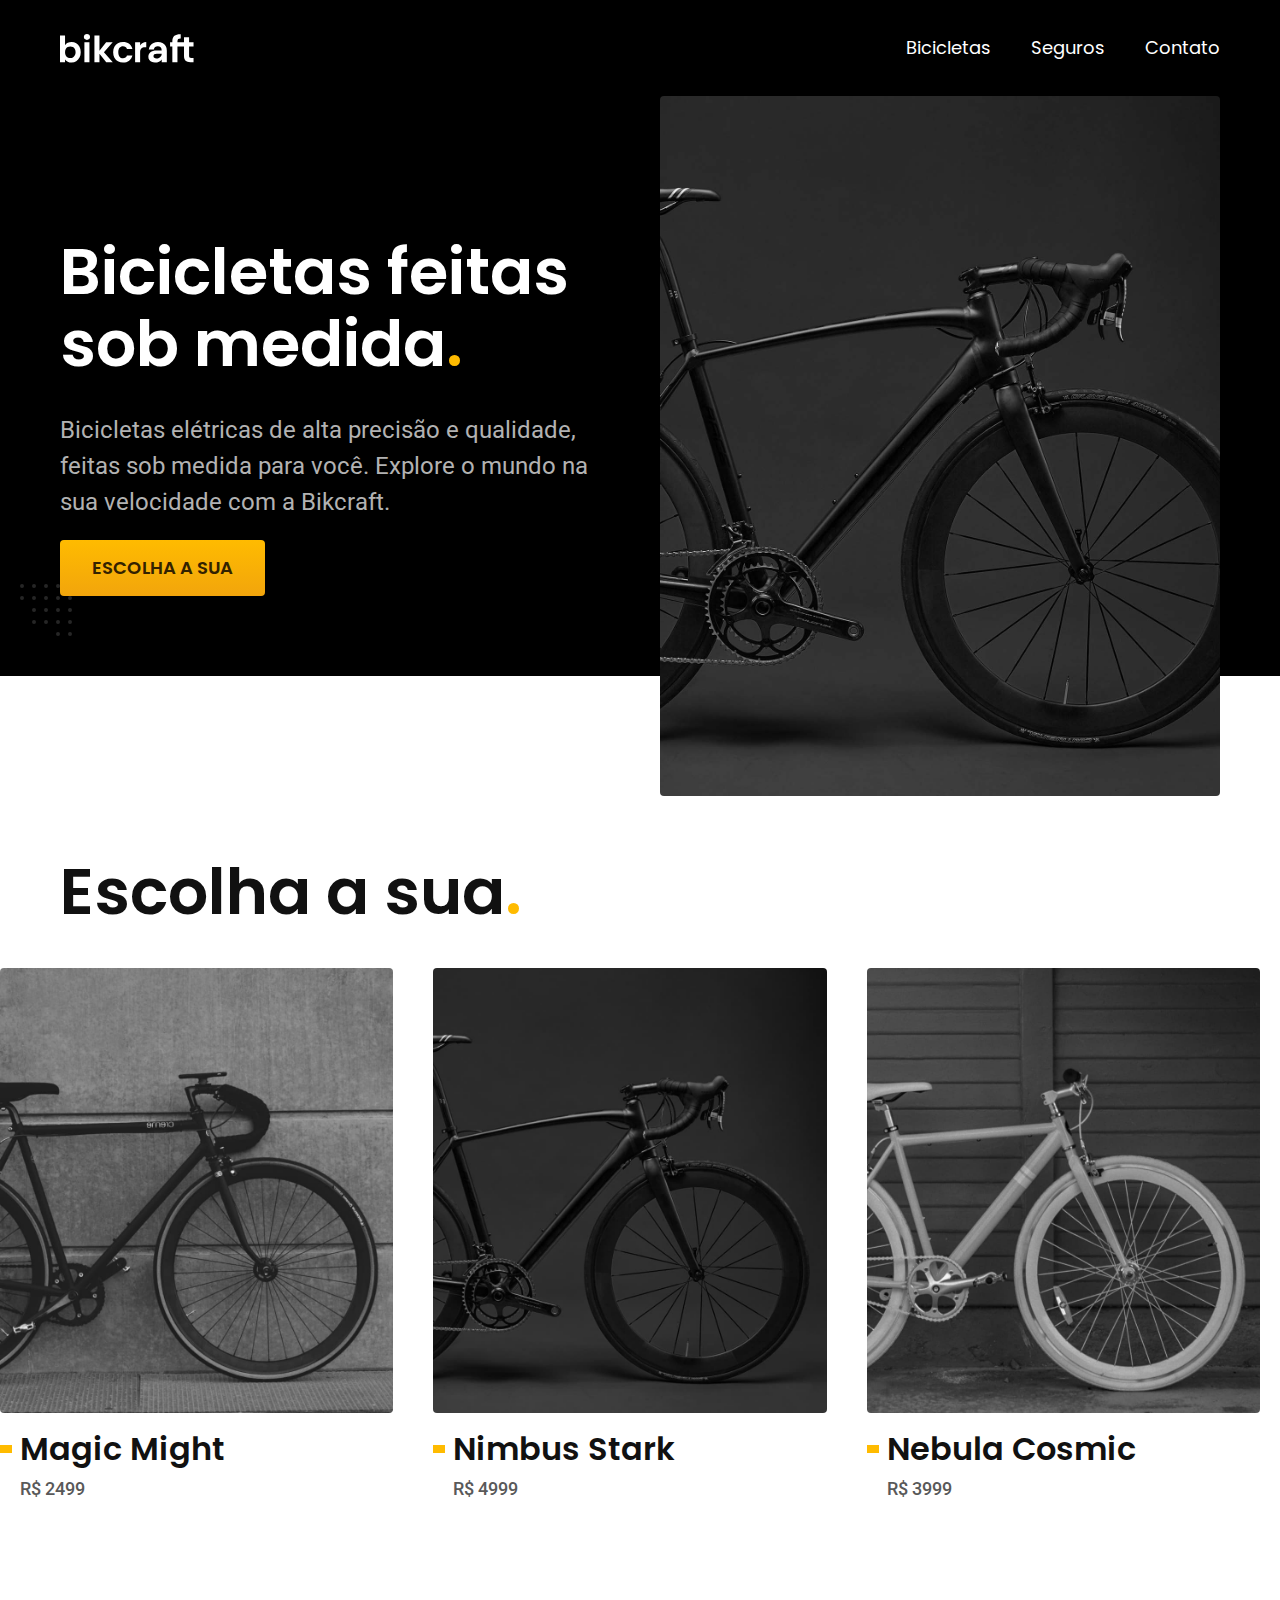
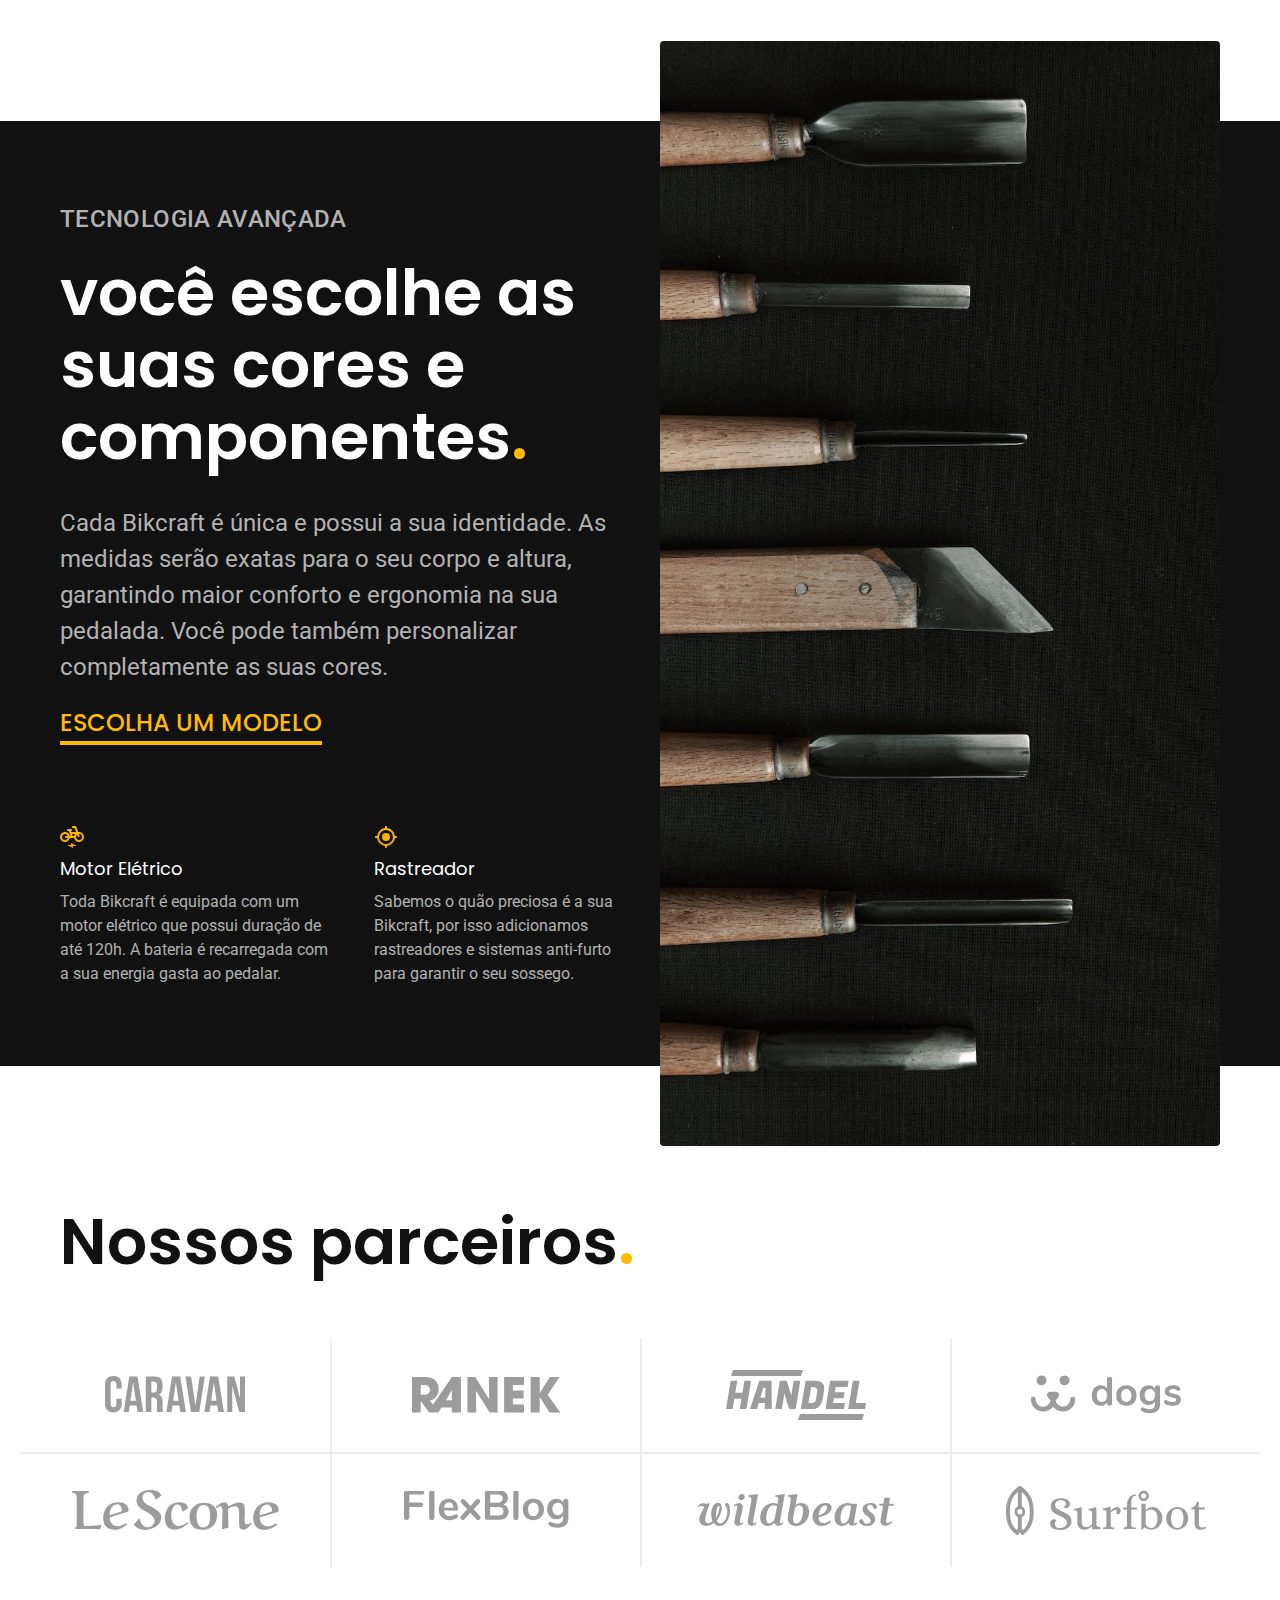
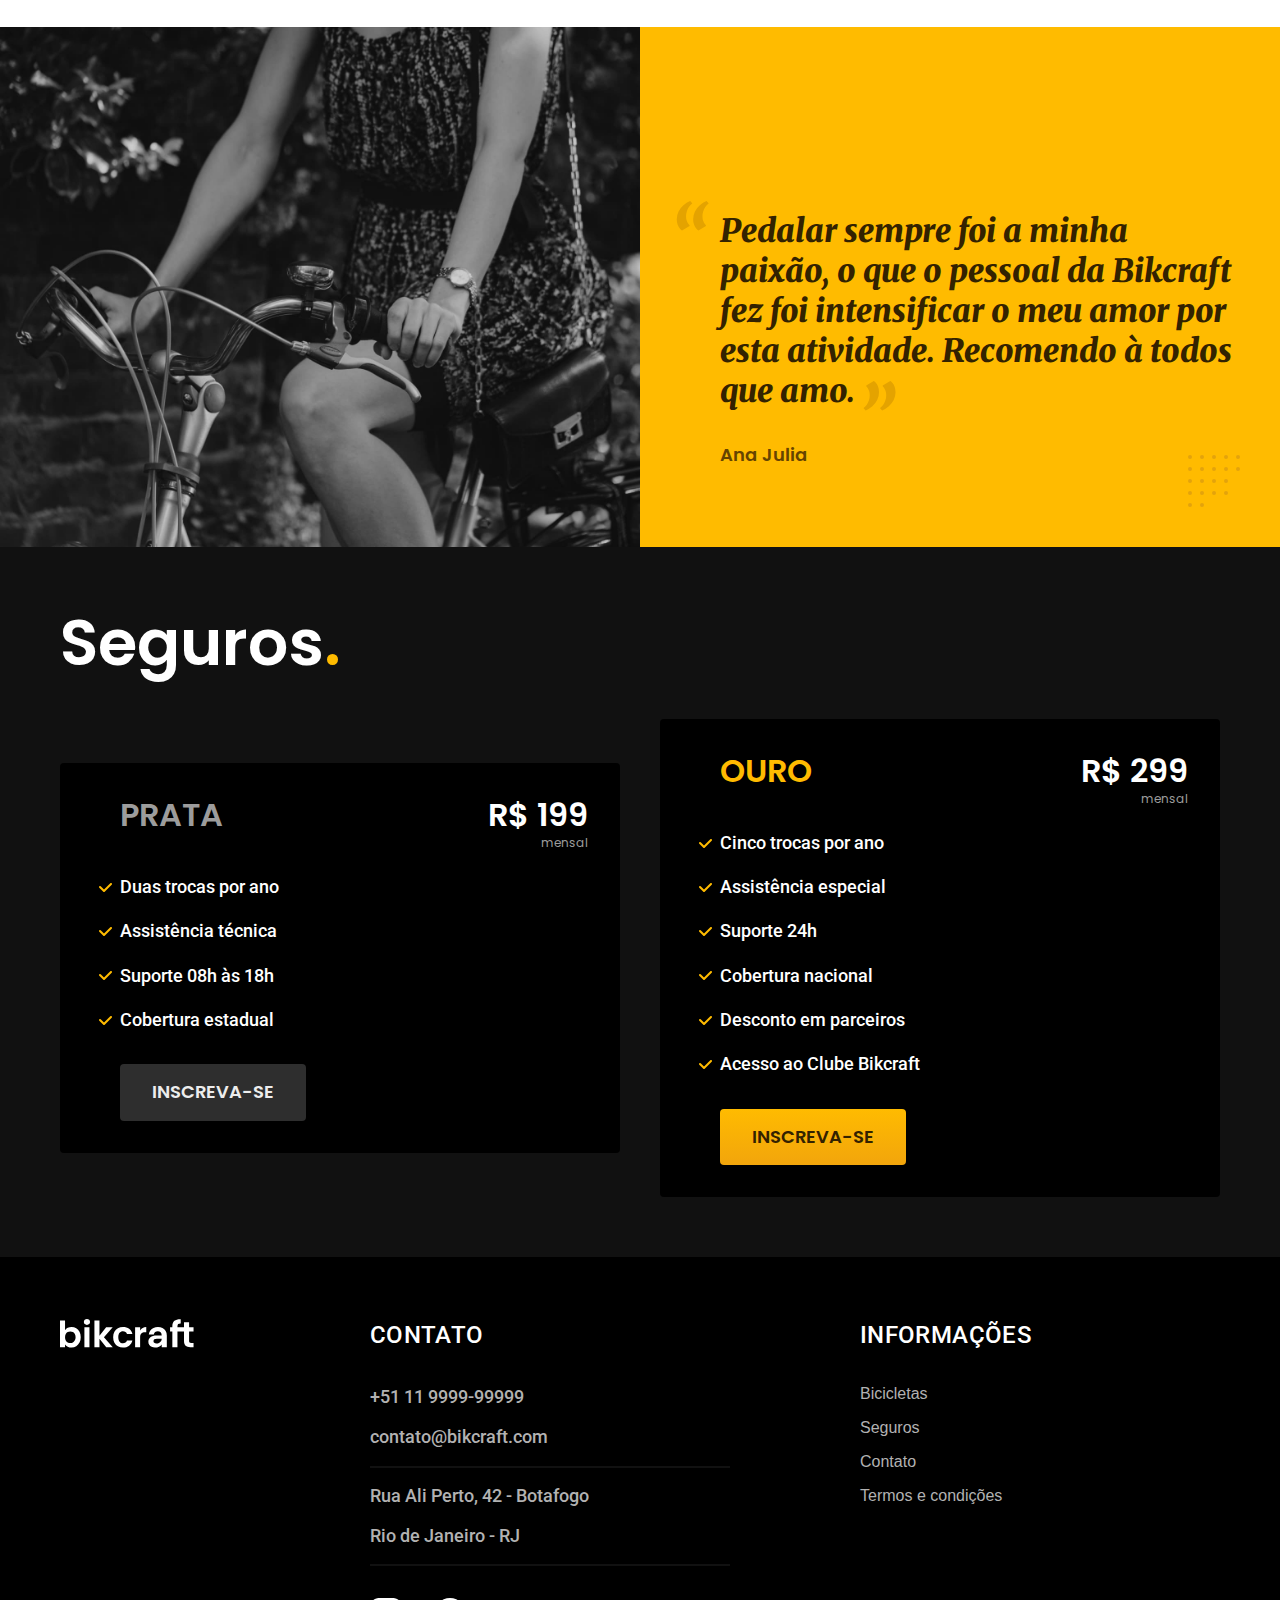
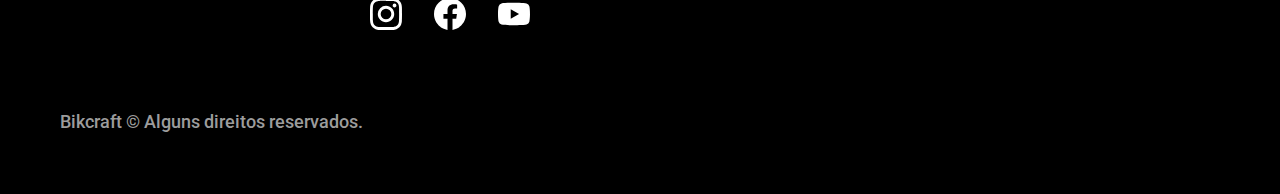
<file: index.html>
<!DOCTYPE html>
<html lang="pt-br">
<head>
    <meta charset="UTF-8">
    <meta name="viewport" content="width=device-width, initial-scale=1.0">
    <title>Bikcraft - Bicicletas Elétricas</title>
    <meta name="description" content="Bicicletas elétricas de alta precisão e qualidade, feitas sob medida para você. Explore o mundo na sua velocidade com a Bikcraft.">

    <link rel="icon" href="./favicon.svg" type="imagem/svg+xml">
    <link rel="preload" href="./css/style.min.css" as="style">
    <link rel="stylesheet" href="./css/style.min.css">
    <script> document.documentElement.classList.add('js'); </script>

    <link rel="preconnect" href="https://fonts.googleapis.com">
<link rel="preconnect" href="https://fonts.gstatic.com" crossorigin>
<link href="https://fonts.googleapis.com/css2?family=Merriweather:ital,wght@1,900&family=Poppins:wght@400;600&family=Roboto:wght@400;500&display=swap" rel="stylesheet">
</head>
<body>
    <header class="header-bg">
        <div class="header container">
        <a href="./"> 
        <img src="./img/bikcraft.svg" width="136" height="32" alt="bikcraft">
    </a>
    <nav aria-label="primaria">
        <ul class="header-menu font-1-m cor-0">
            <li><a href="./bicicletas.html">Bicicletas</a></li>
            <li><a href="./seguros.html">Seguros</a></li>
            <li><a href="./contato.html">Contato</a></li>
        </ul>
    </nav>
    </div>
    </header>
    <main class="introducao-bg">
        <div class="introducao container">
            <div class="introducao-conteudo">
            <h1 class="font-1-xxl cor-0 fadeInDown" data-anime="200">Bicicletas feitas sob medida<span class="cor-p1">.</span></h1>
            <p class="font-2-l cor-5 fadeInDown" data-anime="400">Bicicletas elétricas de alta precisão e qualidade, feitas sob medida para você. Explore o mundo na sua velocidade com a Bikcraft.</p>
            <a class="botao fadeInDown" data-anime="600" href="./bicicletas.html">Escolha a sua</a>
        </div>
        <picture data-anime="800" class="fadeInDown">
            <source  media="(max-width: 800px)" srcset="./img/bicicletas/nimbus.jpg">
            <img src="./img/fotos/introducao.jpg" width="1280" height="1600" alt="Bicicleta eletrica Preta">
        </picture>
    </div>
    </div>
  </main>
 <article class="bicicletas-lista">
    <h2 class="container font-1-xxl">Escolha a sua<span class="cor-p1">.</span></h2>
     <ul>
        <li><a href="./bicicletas/magic.html">
          <img src="./img/bicicletas/magic-home.jpg" width="920" height="1040" alt="Bicicleta Preta">
          <h3 class="font-1-xl">Magic Might</h3>
          <span class="font-2-m cor-8">R$ 2499</span></a>
      </li>
        <li><a href="./bicicletas/nimbus.html">
        <img src="./img/bicicletas/nimbus-home.jpg"width="920" height="1040" alt="Bicicleta Preta">
        <h3 class="font-1-xl">Nimbus Stark</h3>
        <span class="font-2-m cor-8">R$ 4999</span></a>
      </li>
        <li><a href="./bicicletas/nebula.html">
        <img src="./img/bicicletas/nebula-home.jpg" width="920" height="1040" alt="Bicicleta Preta">
        <h3 class="font-1-xl">Nebula Cosmic</h3>
        <span class="font-2-m cor-8">R$ 3999</span></a>
        </li>
       </ul>
    </article>

    <article class="tecnologia-bg">
      <div class="tecnologia container">
        <div class="tecnologia-conteudo">
         <span class="font-2-l-b cor-5">Tecnologia Avançada</span>
          <h2 class="font-1-xxl cor-0">você escolhe as suas cores e componentes<span class="cor-p1">.</span></h2>
          <p class="font-2-l cor-5">Cada Bikcraft é única e possui a sua identidade. As medidas serão exatas para o seu corpo e altura, garantindo maior conforto e ergonomia na sua pedalada. Você pode também personalizar completamente as suas cores.</p>
          <a class="link" href="./bicicletas.html">Escolha um modelo</a>
          <div class="tecnologia-vantagens">
          <div>
           <img src="./img/icones/eletrica.svg" width="24" height="24" alt="">
           <h3 class="font-1-m cor-0">Motor Elétrico</h3>
            <p class="font-2-s cor-5">Toda Bikcraft é equipada com um motor elétrico que possui duração de até 120h. A bateria é recarregada com a sua energia gasta ao pedalar.</p>
            </div>
            <div>
             <img src="./img/icones/rastreador.svg" width="24" height="24" alt="">
             <h3 class="font-1-m cor-0">Rastreador</h3>
              <p class="font-2-s cor-5">Sabemos o quão preciosa é a sua Bikcraft, por isso adicionamos rastreadores e sistemas anti-furto para garantir o seu sossego.</p>
           </div>
        </div>
    </div>
        <div class="tecnologia-imagem">
         <img src="./img/fotos/tecnologia.jpg" width="1200" height="1920" alt="">
     </div>
 </div>
</article>

<section class="parceiros" aria-label="Nossos Parceiros">
    <h2 class="container font-1-xxl">Nossos parceiros<span class="cor-p1">.</span></h2>
    <ul>
        <li><img src="./img/parceiros/caravan.svg"  alt="caravan" width="140" height="38"></li>
        <li><img src="./img/parceiros/ranek.svg" alt="ranek" width="149" height="36"></li>
        <li><img src="./img/parceiros/handel.svg" alt="handel" width="140" height="50"></li>
        <li><img src="./img/parceiros/dogs.svg" alt="dogs" width="152" height="39"></li>
        <li><img src="./img/parceiros/lescone.svg" alt="lescone" width="208" height="41"></li>
        <li><img src="./img/parceiros/flexblog.svg" alt="flexblog" width="165" height="38"></li>
        <li><img src="./img/parceiros/wildbeast.svg" alt="wildbeast" width="196" height="34"></li>
        <li><img src="./img/parceiros/surfbot.svg" alt="surfbot" width="200" height="49"></li>
    </ul>
</section>

<section class="depoimento" aria-label="Depoimento">
    <div>
        <img src="./img/fotos/depoimento.jpg" width="1560" height="1360" alt="Pessoa pedalando uma bikcraft">
    </div>
    <div class="depoimento-conteudo">
        <blockquote class="font-1-xl cor-p5">
            <p>Pedalar sempre foi a minha paixão, o que o pessoal da Bikcraft fez foi intensificar o meu amor por esta atividade. Recomendo à todos que amo.</p>
        </blockquote>
        <span class="font-1-m-b cor-p4">Ana Julia</span>
    </div>
</section>

<article class="seguros-bg">
    <div class="seguros container">
        <h2 class="font-1-xxl cor-0">Seguros<span class="cor-p1">.</span></h2>
        <div class="seguros-item">
            <h3 class="font-1-xl cor-6">PRATA</h3>
            <span class="font-1-xl cor-0">R$ 199 <span class="font-1-xs cor-6">mensal</span></span>
            <ul class="font-2-m cor-0">
                <li>Duas trocas por ano</li>
                <li>Assistência técnica</li>
                <li>Suporte 08h às 18h</li>
                <li>Cobertura estadual</li>
            </ul>
            <a class="botao secundario" href="./orcamento.html">Inscreva-se</a>
        </div>
        <div class="seguros-item">
            <h3 class="font-1-xl cor-p1">OURO</h3>
            <span class="font-1-xl cor-0">R$ 299 <span class="font-1-xs cor-6">mensal</span></span>
            <ul class="font-2-m cor-0">
                <li>Cinco trocas por ano</li>
                <li>Assistência especial</li>
                <li>Suporte 24h</li>
                <li>Cobertura nacional</li>
                <li>Desconto em parceiros</li>
                <li>Acesso ao Clube Bikcraft</li>
            </ul>
            <a class="botao" href="./orcamento.html">Inscreva-se</a>
        </div>
    </div>
</article>

<footer class="footer-bg">
    <div class="footer container">
        <img src="./img/bikcraft.svg" alt="Bikcraft" width="136" height="32">
        <div class="footer-contato">
            <h3 class="font-2-l-b cor-0">Contato</h3>
            <ul class="font-2-m cor-5">
                <li><a href="tel:5511999999999">+51 11 9999-99999</a></li>
                <li><a href="mailto:contato@bikcraft.com">contato@bikcraft.com</a></li>
                <li>Rua Ali Perto, 42 - Botafogo</li>
                <li>Rio de Janeiro - RJ</li>
            </ul>
            <div class="footer-redes">
            <a href="./">
                <img src="./img/redes/instagram.svg" alt="Instagram" width="32" height="32">
            </a>
            <a href="./">
                <img src="./img/redes/facebook.svg" alt="Facebook" width="32" height="32">
            </a>
            <a href="./">
                <img src="./img/redes/youtube.svg" alt="Youtube" width="32" height="32">
            </a>
        </div>
        </div>
        <div class="footer-informacoes">
            <h3 class="font-2-l-b cor-0">Informações</h3>
            <nav>
                <ul class="font-1m cor-5">
                    <li><a href="./bicicletas.html">Bicicletas</a></li>
                    <li><a href="./seguros.html">Seguros</a></li>
                    <li><a href="./contato.html">Contato</a></li>
                    <li><a href="./termos.html">Termos e condições</a></li>
                </ul>
            </nav>
        </div>
        <p class="footer-copy font-2-m cor-6">Bikcraft © Alguns direitos reservados.</p>
    </div>
</footer>
<script src="./js/plugins/simple-anime.js"></script>
<script src="./js/script.js"></script>
</body>
</html>
</file>
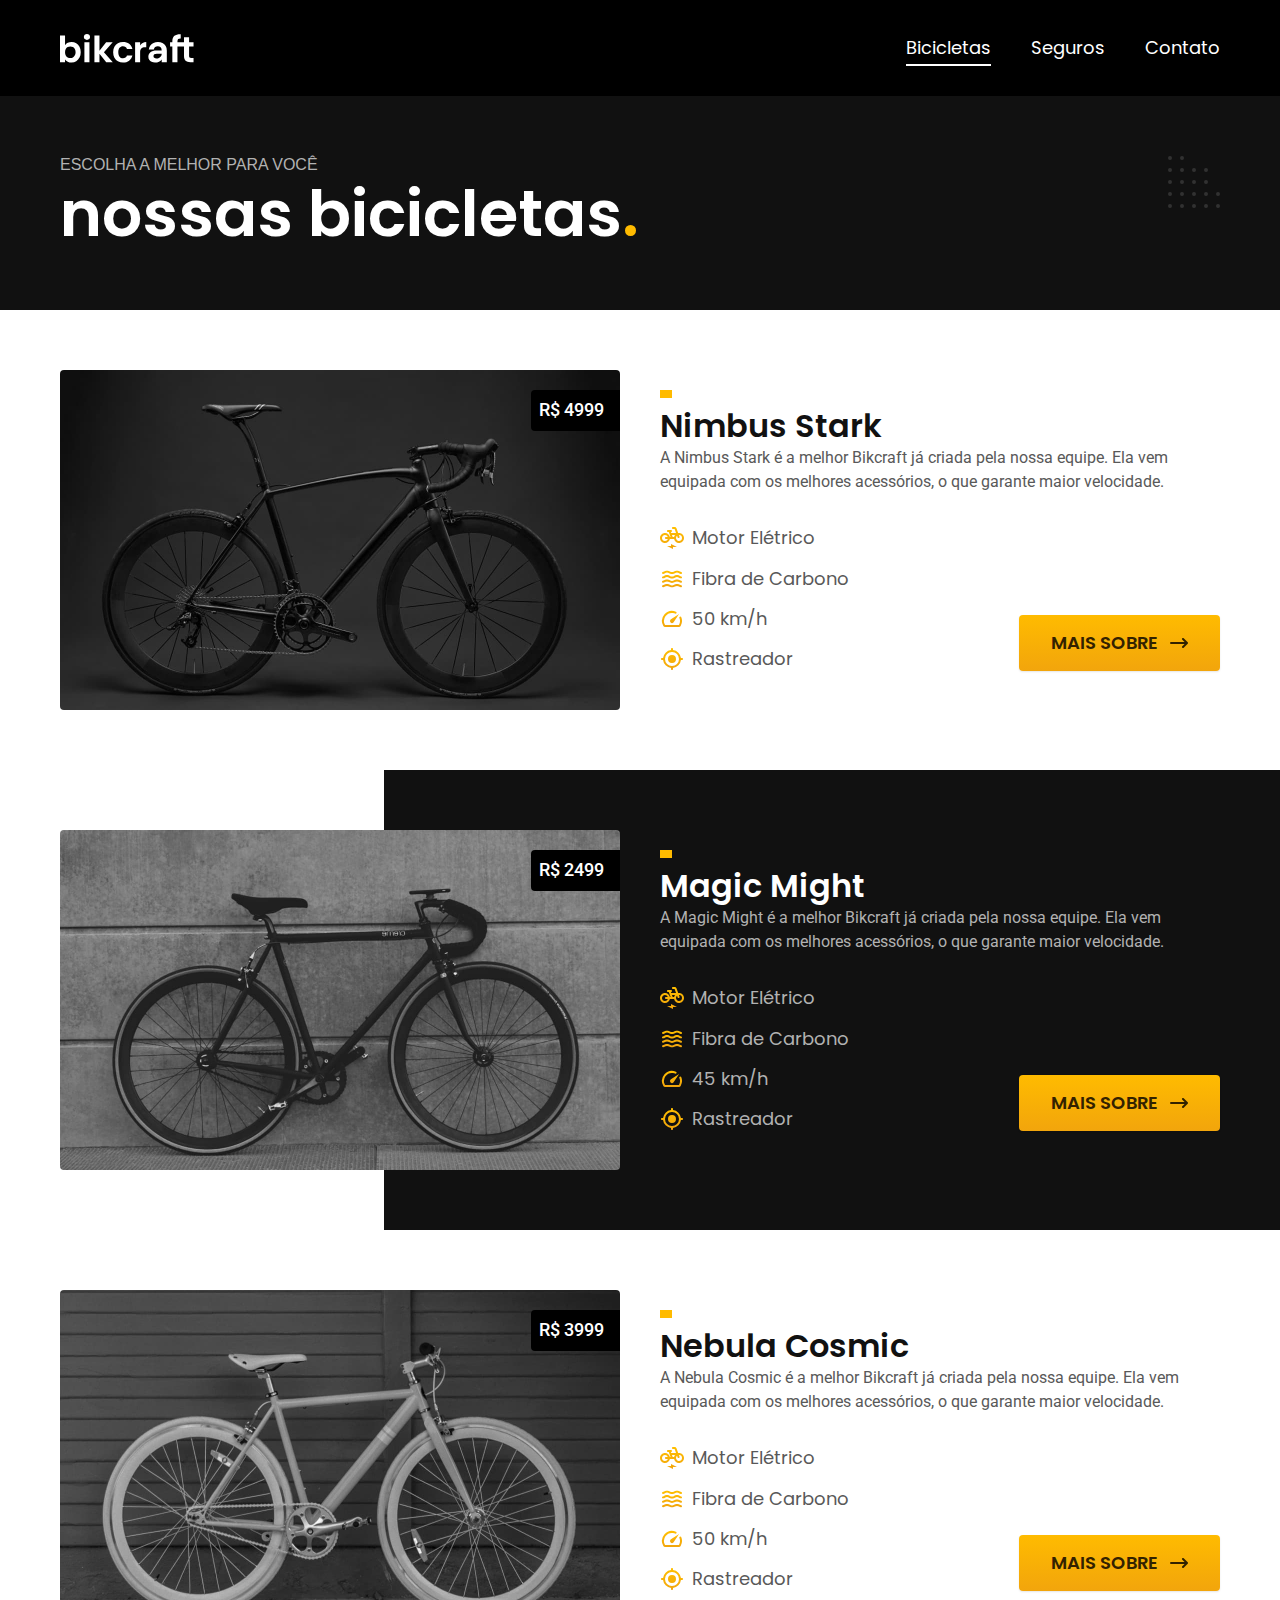
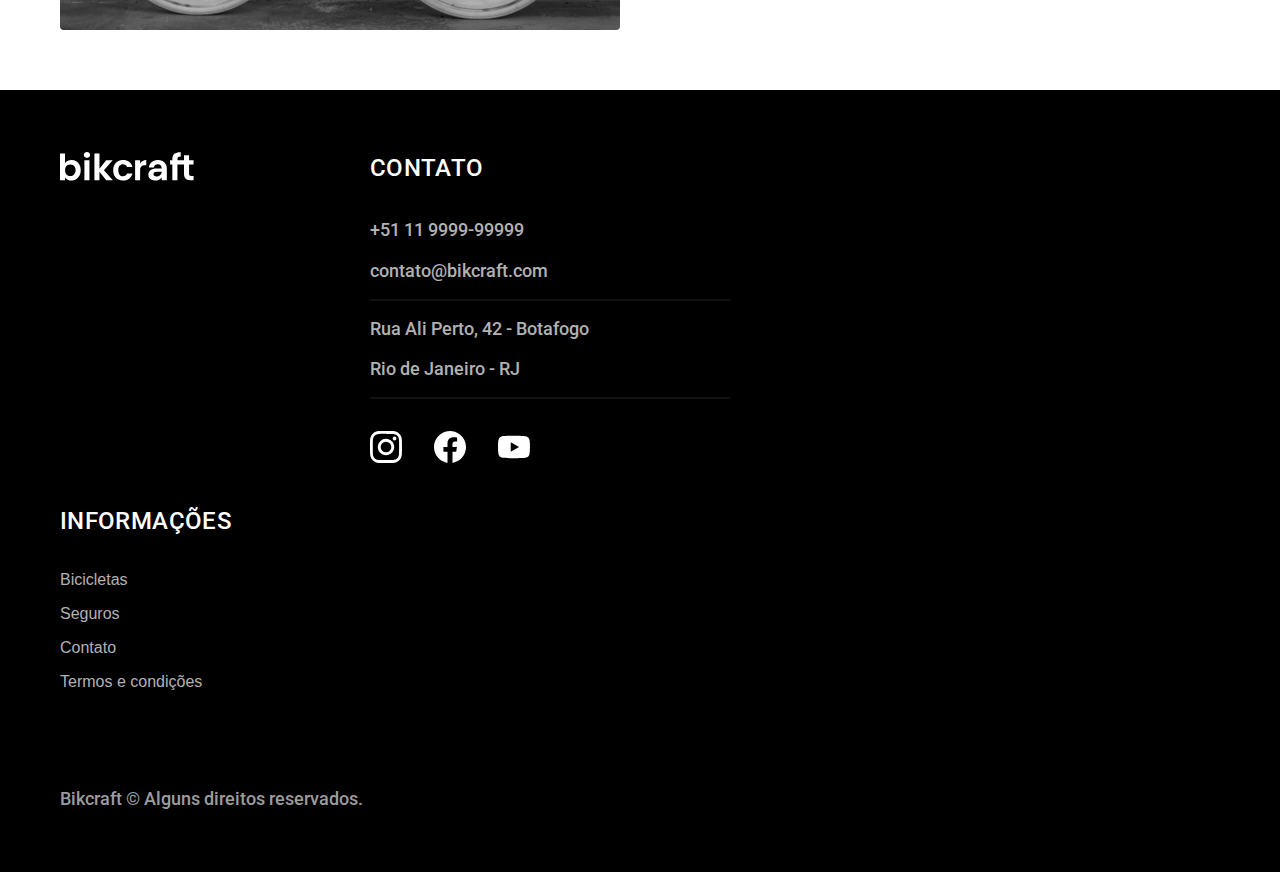
<file: bicicletas.html>
<!DOCTYPE html>
<html lang="pt-br">
<head>
    <meta charset="UTF-8">
    <meta name="viewport" content="width=device-width, initial-scale=1.0">
    <title>Bicicletas | Bikcraft </title>
    <meta name="description" content="Bicicletas.">
    <link rel="icon" href="./favicon.svg" type="imagem/svg+xml">
    <link rel="preload" href="./css/style.min.css" as="style">
    <link rel="stylesheet" href="./css/style.min.css">
    <script> document.documentElement.classList.add('js'); </script>

    <link rel="preconnect" href="https://fonts.googleapis.com">
<link rel="preconnect" href="https://fonts.gstatic.com" crossorigin>
<link href="https://fonts.googleapis.com/css2?family=Merriweather:ital,wght@1,900&family=Poppins:wght@400;600&family=Roboto:wght@400;500&display=swap" rel="stylesheet">
</head>
<body id="bicicletas">
    <header class="header-bg">
        <div class="header container">
        <a href="./"> 
            <img src="./img/bikcraft.svg" width="136" height="32" alt="bikcraft">
    </a>
    <nav aria-label="primaria">
        <ul class="header-menu font-1-m cor-0">
            <li><a href="./bicicletas.html">Bicicletas</a></li>
            <li><a href="./seguros.html">Seguros</a></li>
            <li><a href="./contato.html">Contato</a></li>
        </ul>
    </nav>
    </div>
    </header>
<main>
    <div class="titulo-bg">
        <div class="titulo container">
            <p class="font-2-1-b cor-5">ESCOLHA A MELHOR PARA VOCÊ</p>
            <h1 class="font-1-xxl cor-0">nossas bicicletas<span class="cor-p1">.</span></h1>
        </div>
    </div>

    <div class="bicicletas container">
        <div class="bicicletas-imagem">
            <img src="./img/bicicletas/nimbus.jpg" alt="">
            <span class="font-2-m cor-0">R$ 4999</span>
        </div>
        <div class="bicicletas-conteudo">
        <h2 class="font-1-xl">Nimbus Stark</h2>
        <p class="font-2-s cor-8">A Nimbus Stark é a melhor Bikcraft já criada pela nossa equipe. Ela vem equipada com os melhores acessórios, o que garante maior velocidade.</p>
        <ul class="font-1-m cor-8">
            <li><img src="./img/icones/eletrica.svg" width="32" height="32" alt="">Motor Elétrico</li>
            <li><img src="./img/icones/carbono.svg" width="32" height="32" alt="">Fibra de Carbono</li>
            <li><img src="./img/icones/velocidade.svg" width="32" height="32" alt="">50 km/h</li>
            <li><img src="./img/icones/rastreador.svg"  width="32" height="32" alt="">Rastreador</li>
        </ul>
        <a class="botao seta" href="./bicicletas/nimbus.html">Mais Sobre</a>
    </div>
      </div>

<div class="bicicletas-bg">
    <div class="bicicletas container">
        <div class="bicicletas-imagem">
            <img src="./img/bicicletas/magic.jpg" alt="">
            <span class="font-2-m cor-0">R$ 2499</span>
        </div>
        <div class="bicicletas-conteudo">
        <h2 class="font-1-xl cor-0">Magic Might</h2>
        <p class="font-2-s cor-5">A Magic Might é a melhor Bikcraft já criada pela nossa equipe. Ela vem equipada com os melhores acessórios, o que garante maior velocidade.</p>
        <ul class="font-1-m cor-5">
            <li><img src="./img/icones/eletrica.svg" width="32" height="32" alt="" >Motor Elétrico</li>
            <li><img src="./img/icones/carbono.svg" width="32" height="32" alt="">Fibra de Carbono</li>
            <li><img src="./img/icones/velocidade.svg" width="32" height="32" alt="">45 km/h</li>
            <li><img src="./img/icones/rastreador.svg"  width="32" height="32" alt="">Rastreador</li>
        </ul>
        <a class="botao seta" href="./bicicletas/magic.html">Mais Sobre</a>
    </div>
      </div>
</div>


    <div class="bicicletas container">
        <div class="bicicletas-imagem">
            <img src="./img/bicicletas/nebula.jpg" alt="">
            <span class="font-2-m cor-0">R$ 3999</span>
        </div>
        <div class="bicicletas-conteudo">
        <h2 class="font-1-xl">Nebula Cosmic</h2>
        <p class="font-2-s cor-8">A Nebula Cosmic é a melhor Bikcraft já criada pela nossa equipe. Ela vem equipada com os melhores acessórios, o que garante maior velocidade.</p>
        <ul class="font-1-m cor-8">
            <li><img src="./img/icones/eletrica.svg" width="32" height="32" alt="">Motor Elétrico</li>
            <li><img src="./img/icones/carbono.svg" width="32" height="32" alt="">Fibra de Carbono</li>
            <li><img src="./img/icones/velocidade.svg" width="32" height="32" alt="">50 km/h</li>
            <li><img src="./img/icones/rastreador.svg" width="32" height="32" alt="">Rastreador</li>
        </ul>
        <a class="botao seta" href="./bicicletas/nebula.html">Mais Sobre</a>
    </div>
      </div>

</main>

    <footer class="footer-bg">
        <div class="footer container">
            <img src="./img/bikcraft.svg" width="136" height="32" alt="Bikcraft">
            <div class="footer-contato">
                <h3 class="font-2-l-b cor-0">Contato</h3>
                <ul class="font-2-m cor-5">
                    <li><a href="tel:5511999999999">+51 11 9999-99999</a></li>
                    <li><a href="mailto:contato@bikcraft.com">contato@bikcraft.com</a></li>
                    <li>Rua Ali Perto, 42 - Botafogo</li>
                    <li>Rio de Janeiro - RJ</li>
                </ul>
                <div class="footer-redes">
                    <a href="./">
                        <img src="./img/redes/instagram.svg" alt="Instagram" width="32" height="32">
                    </a>
                    <a href="./">
                        <img src="./img/redes/facebook.svg" alt="Facebook" width="32" height="32">
                    </a>
                    <a href="./">
                        <img src="./img/redes/youtube.svg" alt="Youtube" width="32" height="32">
            </div>
            </div>
            <div class="footer-informacoes">
                <h3 class="font-2-l-b cor-0">Informações</h3>
                <nav>
                    <ul class="font-1m cor-5">
                        <li><a href="./bicicletas.html">Bicicletas</a></li>
                        <li><a href="./seguros.html">Seguros</a></li>
                        <li><a href="./contato.html">Contato</a></li>
                        <li><a href="./termos.html">Termos e condições</a></li>
                    </ul>
                </nav>
            </div>
            <p class="footer-copy font-2-m cor-6">Bikcraft © Alguns direitos reservados.</p>
        </div>
    </footer>
    <script src="./js/script.js"></script>
</body>
    </html>
</file>
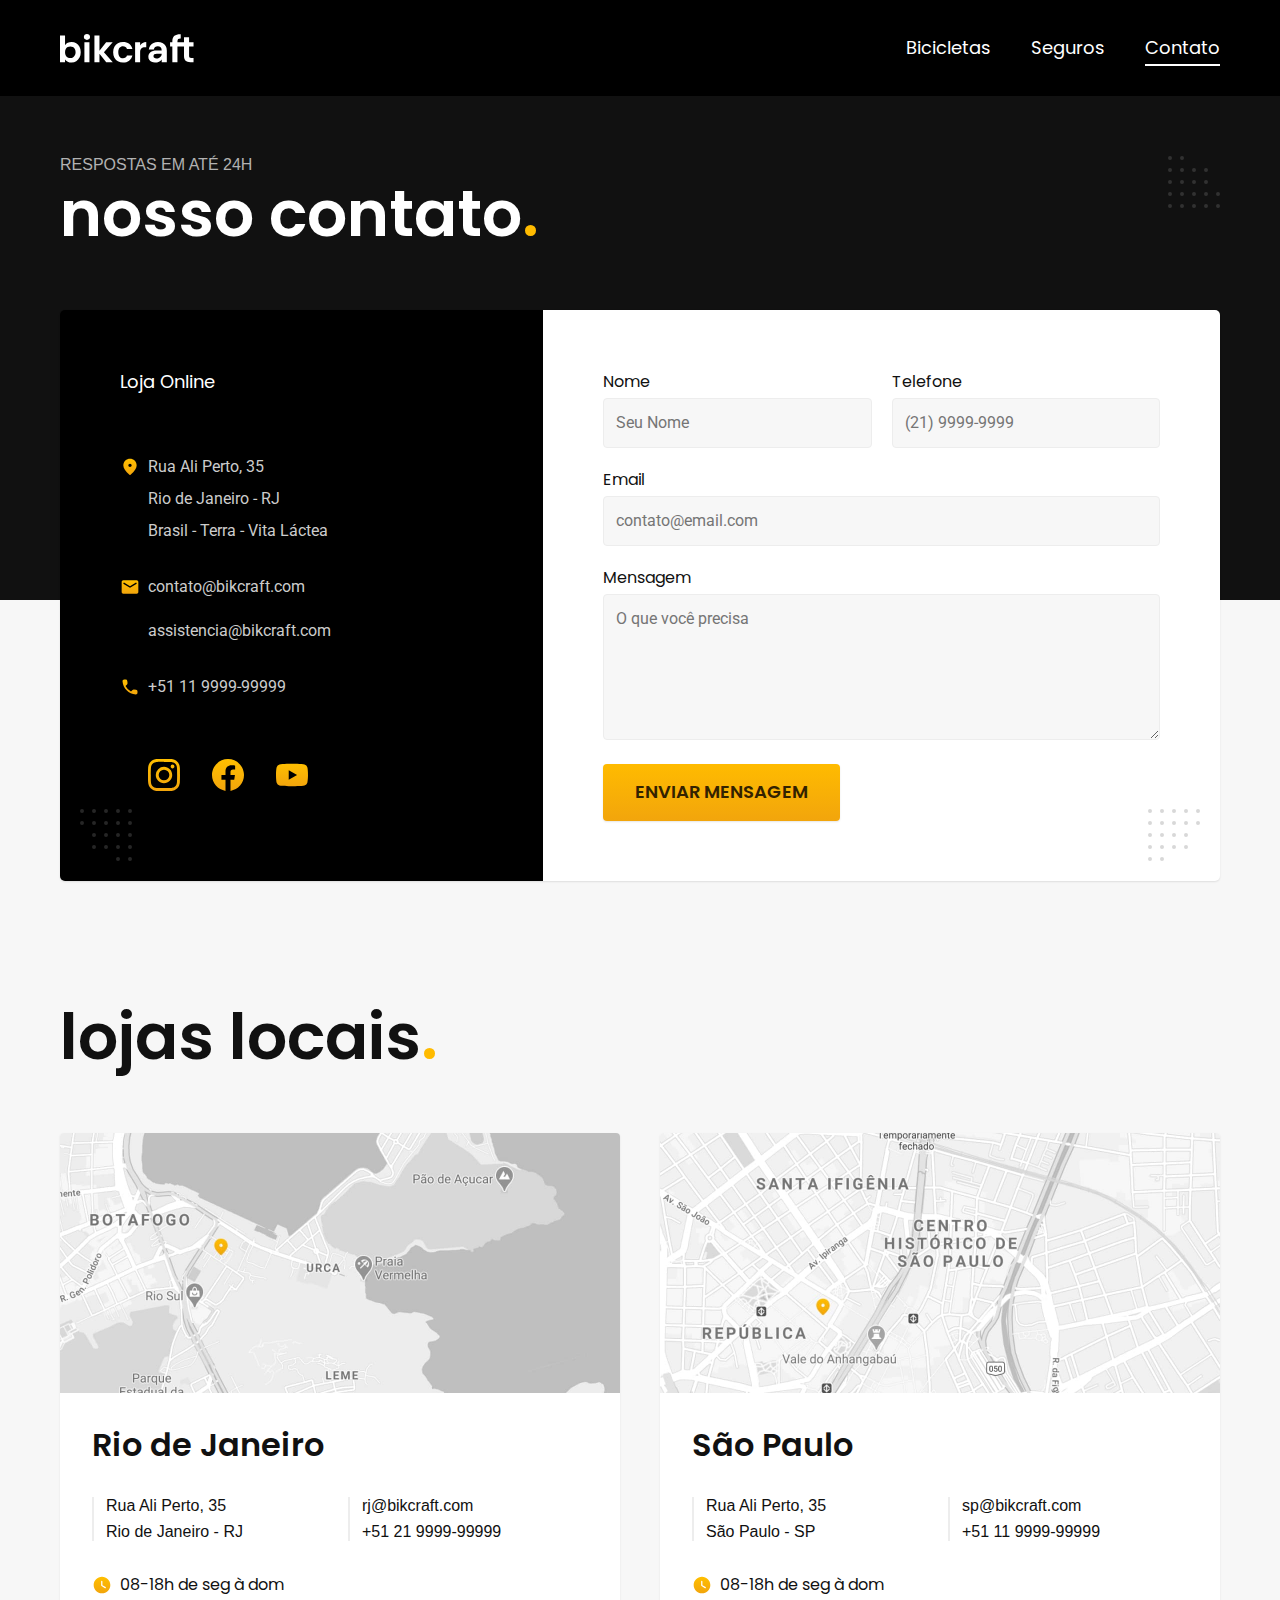
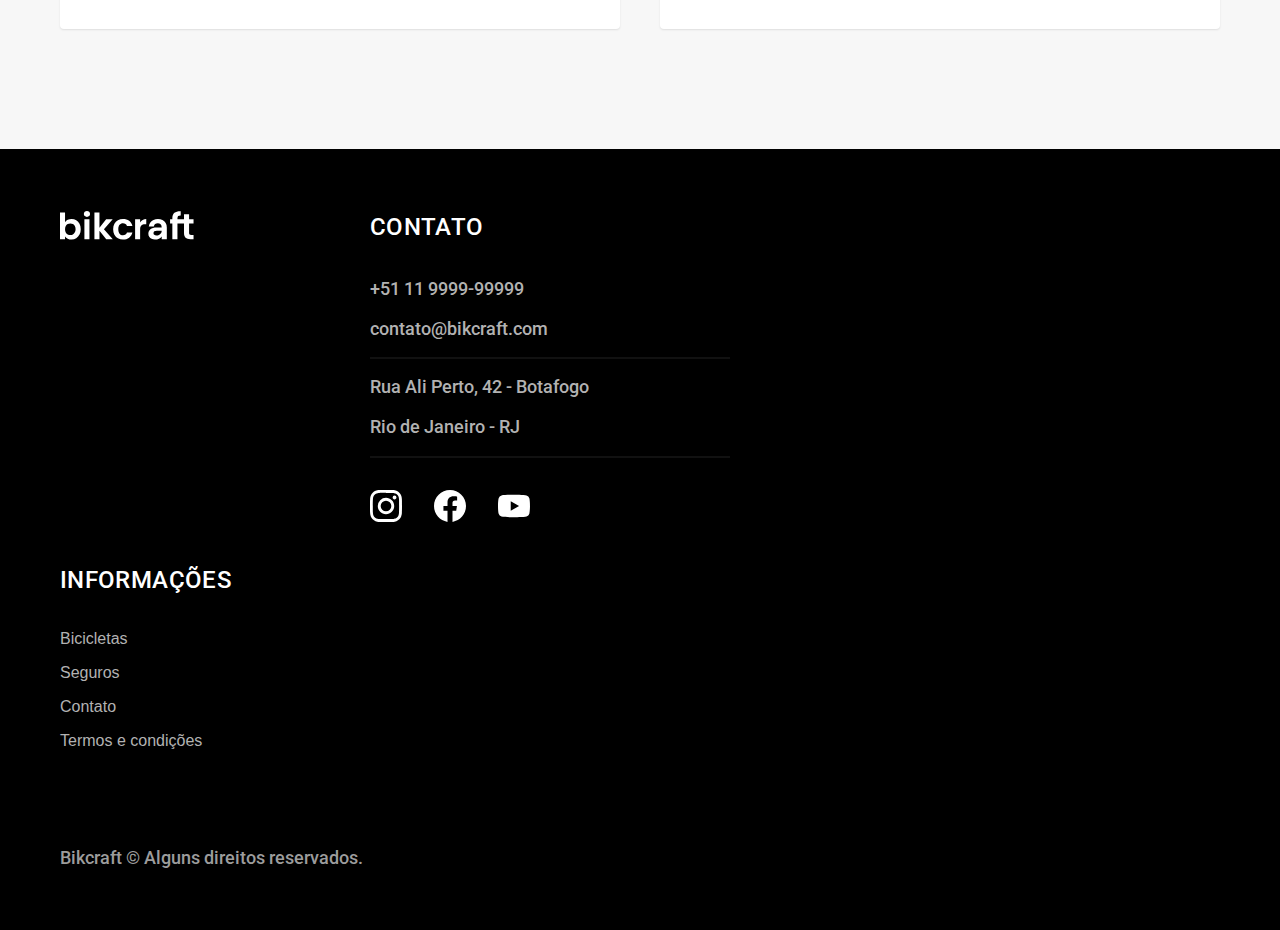
<file: contato.html>
<!DOCTYPE html>
<html lang="pt-br">
<head>
    <meta charset="UTF-8">
    <meta name="viewport" content="width=device-width, initial-scale=1.0">
    <title>Contato | Bikcraft </title>
    <meta name="description" content="Contato">
    <link rel="icon" href="./favicon.svg" type="imagem/svg+xml">
    <link rel="preload" href="./css/style.min.css" as="style">
    <link rel="stylesheet" href="./css/style.min.css">
    <script> document.documentElement.classList.add('js'); </script>

    <link rel="preconnect" href="https://fonts.googleapis.com">
<link rel="preconnect" href="https://fonts.gstatic.com" crossorigin>
<link href="https://fonts.googleapis.com/css2?family=Merriweather:ital,wght@1,900&family=Poppins:wght@400;600&family=Roboto:wght@400;500&display=swap" rel="stylesheet">
</head>
<body id="contato">
    <header class="header-bg">
        <div class="header container">
        <a href="./"> 
            <img src="./img/bikcraft.svg" width="136" height="32" alt="bikcraft">
    </a>
    <nav aria-label="primaria">
        <ul class="header-menu font-1-m cor-0">
            <li><a href="./bicicletas.html">Bicicletas</a></li>
            <li><a href="./seguros.html">Seguros</a></li>
            <li><a href="./contato.html">Contato</a></li>
        </ul>
    </nav>
    </div>
    </header>
<main>
    <div class="titulo-bg">
        <div class="titulo container">
            <p class="font-2-1-b cor-5">RESPOSTAS EM ATÉ 24H</p>
            <h1 class="font-1-xxl cor-0">nosso contato<span class="cor-p1">.</span></h1>
        </div>
    </div>
 
    <div class="contato container">
     <section class="contato-dados" aria-label="Endereço">
        <h2 class="font-1-m cor-0">Loja Online</h2>
         <div class="contato-endereco font-2-s cor-4">            
            <p>Rua Ali Perto, 35</p>
            <p>Rio de Janeiro - RJ</p>
            <p>Brasil - Terra - Vita Láctea</p>
            </div>
            <address class="contato-meios font-2-s cor-4">
                <a href="mailto:contato@bikcraft.com">contato@bikcraft.com</a>
                <a href="mailto:assistencia@bikcraft.com">assistencia@bikcraft.com</a>
                <a href="tel:5511999999999">+51 11 9999-99999</a>
            </address>
            <div class="contato-redes">
                <a href="./">
                    <img src="./img/redes/instagram-p.svg" alt="Instagram">
                </a>
                <a href="./">
                    <img src="./img/redes/facebook-p.svg" alt="Facebook">
                </a>
                <a href="./">
                    <img src="./img/redes/youtube-p.svg" alt="Youtube">
                </a>
            </div>
    </section>
    

    <section class="contato-formulario" aria-label="formulario">
<form class="form" action="./contato.html">
<div>
    <label for="Nome">Nome</label>
    <input type="text" id="nome" name="nome" placeholder="Seu Nome">
</div>
<div>
    <label for="Telefone">Telefone</label>
    <input type="text" id="telefone" name="telefone" placeholder="(21) 9999-9999">
</div>
<div class="col-2">
    <label for="Email">Email</label>
    <input type="email" id="email" name="email" placeholder="contato@email.com">
</div>
<div class="col-2">
    <label for="mensagem">Mensagem</label>
    <textarea name="mensagem" id="mensagem" rows="5" placeholder="O que você precisa"></textarea>
</div>
<button class="botao col-2">Enviar Mensagem</button>
    
</form>
</section>

</div>
</main>

<article class="lojas container">
    <h2 class="font-1-xxl">lojas locais<span class="cor-p1">.</span></h2>
        <div class="lojas-item">
            <img src="./img/lojas/rj.jpg" width="1120" height="520" alt="Mapa marcando o Endereço da loja do Rio de Janeiro">
            <div class="lojas-conteudo">
            <h3 class="font-1-xl">Rio de Janeiro</h3>
         <div class="lojas-dados" font-2-s cor-8>      
            <p>Rua Ali Perto, 35</p>
            <p>Rio de Janeiro - RJ</p>
            </div>
            <div class="lojas-dados" font-2-s cor-8>
                <a href="mailto:contato@bikcraft.com">rj@bikcraft.com</a>
                <a href="tel:5511999999999">+51 21 9999-99999</a>
            </div>
            <p class="lojas-tempo font-1-s"><img src="./img/icones/horario.svg" width="20" height="20" alt="">08-18h de seg à dom</p>
        </div>
    </div>
        <div class="lojas-item">
            <img src="./img/lojas/sp.jpg" width="1120" height="520" alt="Mapa marcando o Endereço da loja de São Paulo">
            <div class="lojas-conteudo">
            <h3 class="font-1-xl">São Paulo</h3>
         <div class="lojas-dados" font-2-s cor-8>      
            <p>Rua Ali Perto, 35</p>
            <p>São Paulo - SP</p>
            </div>
            <div class="lojas-dados" font-2-s cor-8>
                <a href="mailto:contato@bikcraft.com">sp@bikcraft.com</a>
                <a href="tel:5511999999999">+51 11 9999-99999</a>
            </div>
            <p class="lojas-tempo font-1-s"><img src="./img/icones/horario.svg" width="20" height="20" alt="">08-18h de seg à dom</p>
        </div>
        </div>

</article>

    <footer class="footer-bg">
        <div class="footer container">
            <img src="./img/bikcraft.svg" width="136" height="32" alt="Bikcraft">
            <div class="footer-contato">
                <h3 class="font-2-l-b cor-0">Contato</h3>
                <ul class="font-2-m cor-5">
                    <li><a href="tel:5511999999999">+51 11 9999-99999</a></li>
                    <li><a href="mailto:contato@bikcraft.com">contato@bikcraft.com</a></li>
                    <li>Rua Ali Perto, 42 - Botafogo</li>
                    <li>Rio de Janeiro - RJ</li>
                </ul>
                <div class="footer-redes">
                    <a href="./">
                        <img src="./img/redes/instagram.svg" alt="Instagram" width="32" height="32">
                    </a>
                    <a href="./">
                        <img src="./img/redes/facebook.svg" alt="Facebook" width="32" height="32">
                    </a>
                    <a href="./">
                        <img src="./img/redes/youtube.svg" alt="Youtube" width="32" height="32">
            </div>
            </div>
            <div class="footer-informacoes">
                <h3 class="font-2-l-b cor-0">Informações</h3>
                <nav>
                    <ul class="font-1m cor-5">
                        <li><a href="./bicicletas.html">Bicicletas</a></li>
                        <li><a href="./seguros.html">Seguros</a></li>
                        <li><a href="./contato.html">Contato</a></li>
                        <li><a href="./termos.html">Termos e condições</a></li>
                    </ul>
                </nav>
            </div>
            <p class="footer-copy font-2-m cor-6">Bikcraft © Alguns direitos reservados.</p>
        </div>
    </footer>
    <script src="./js/script.js"></script>
</body>
    </html>
</file>
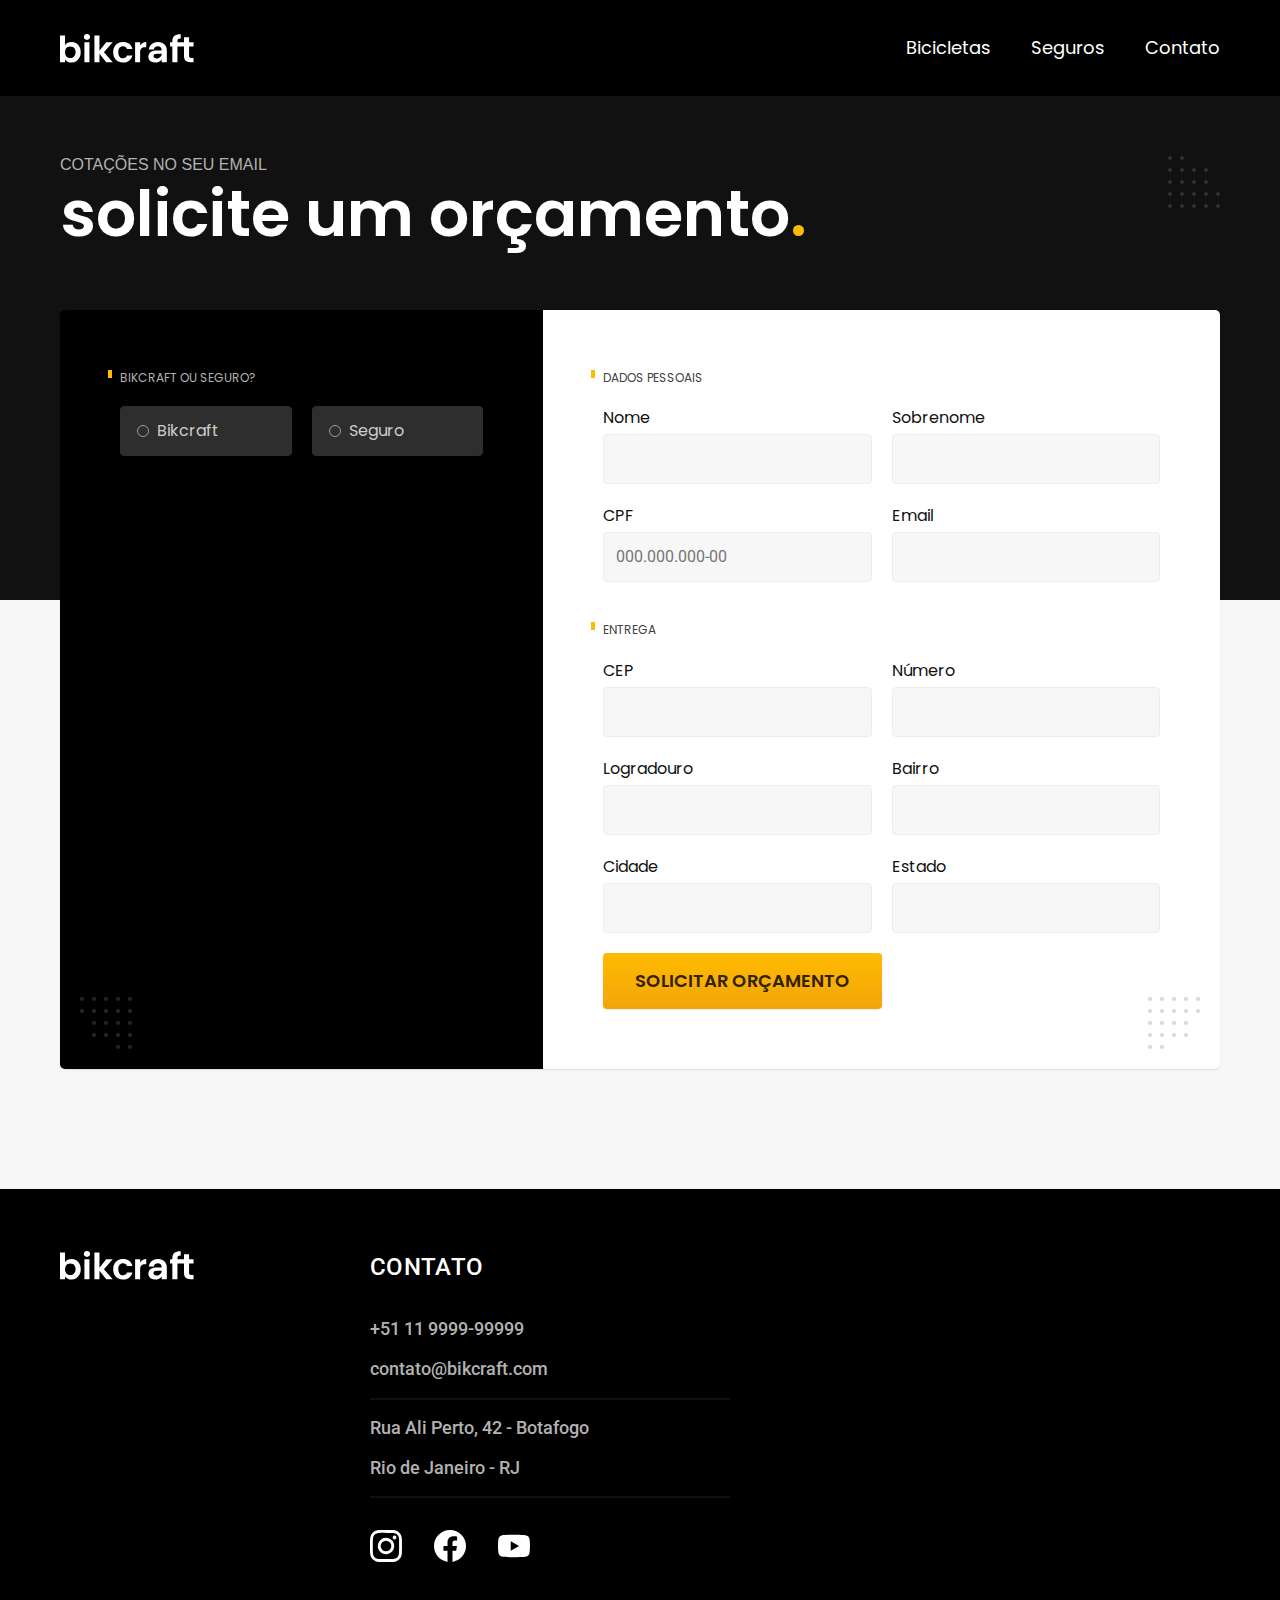
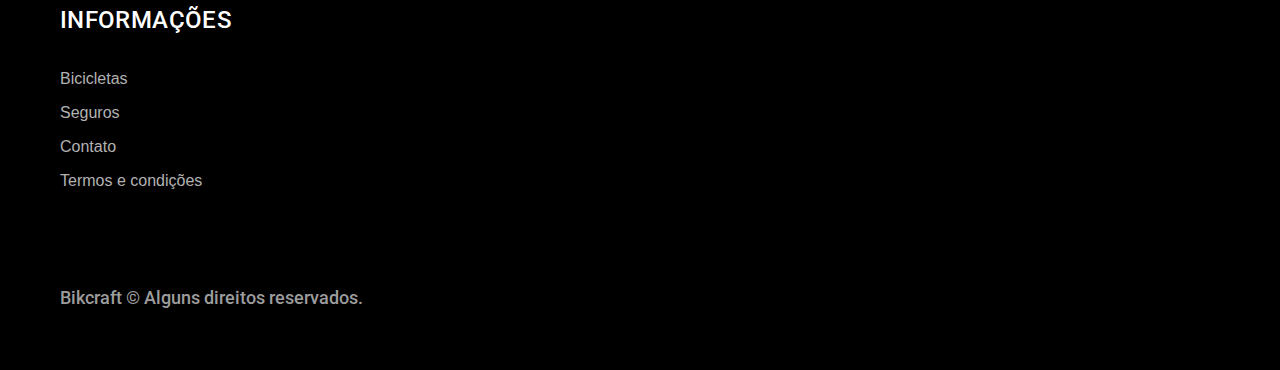
<file: orcamento.html>
<!DOCTYPE html>
<html lang="pt-br">
<head>
    <meta charset="UTF-8">
    <meta name="viewport" content="width=device-width, initial-scale=1.0">
    <title>Orçamento | Bikcraft </title>
    <meta name="description" content="Orçamento.">
    <link rel="icon" href="./favicon.svg" type="imagem/svg+xml">
    <link rel="preload" href="./css/style.min.css" as="style">
    <link rel="stylesheet" href="./css/style.min.css">
    <script> document.documentElement.classList.add('js'); </script>

    <link rel="preconnect" href="https://fonts.googleapis.com">
<link rel="preconnect" href="https://fonts.gstatic.com" crossorigin>
<link href="https://fonts.googleapis.com/css2?family=Merriweather:ital,wght@1,900&family=Poppins:wght@400;600&family=Roboto:wght@400;500&display=swap" rel="stylesheet">

</head>
<body id="orcamento">
    <header class="header-bg">
        <div class="header container">
        <a href="./"> 
            <img src="./img/bikcraft.svg" width="136" height="32" alt="bikcraft">
    </a>
    <nav aria-label="primaria">
        <ul class="header-menu font-1-m cor-0">
            <li><a href="./bicicletas.html">Bicicletas</a></li>
            <li><a href="./seguros.html">Seguros</a></li>
            <li><a href="./contato.html">Contato</a></li>
        </ul>
    </nav>
    </div>
    </header>
<main>
    <div class="titulo-bg">
        <div class="titulo container">
            <p class="font-2-1-b cor-5">COTAÇÕES NO SEU EMAIL</p>
            <h1 class="font-1-xxl cor-0">solicite um orçamento<span class="cor-p1">.</span></h1>
        </div>
    </div>
<form class="orcamento container" action="./">
    <div class="orcamento-produto">
        <h2 class="font-1-xs cor-5">BIKCRAFT OU SEGURO?</h2>
        <input type="radio" name="tipo" value="bikcraft" id="bikcraft">
        <label for="bikcraft">Bikcraft</label>
        
        <input type="radio" name="tipo"  value="seguro" id="seguro">
        <label for="seguro">Seguro</label>

        <div class="orcamento-conteudo" id="orcamento-bikcraft">
            <h2 class="font-1-xs cor-5">ESCOLHA A SUA </h2>
            
            <input type="radio" name="produto" value="nimbus" id="nimbus">
            <label for="nimbus">Nimbus Stark <span>R$ 4999</span></label>
            <div class="orcamento-detalhes">
                <ul class="font-1-xs cor-8">
                    <li><img src="./img/icones/eletrica.svg"  width="32" height="32" alt="">Motor Elétrico</li>
                    <li><img src="./img/icones/carbono.svg" width="32" height="32" alt="">Fibra de Carbono</li>
                    <li><img src="./img/icones/velocidade.svg" width="32" height="32" alt="">50 km/h</li>
                    <li><img src="./img/icones/rastreador.svg"  width="32" height="32" alt="">Rastreador</li>
                </ul>
                <img src="./img/bicicletas/nimbus.jpg" width="1120" height="680" alt="Bicicleta Preta">
            </div>

            <input type="radio" name="produto" value="magic" id="magic">
            <label for="magic">Magic Might <span>R$ 2499</span></label>
            <div class="orcamento-detalhes">
                <ul class="font-1-xs cor-8">
                    <li><img src="./img/icones/eletrica.svg"  width="32" height="32" alt="">Motor Elétrico</li>
                    <li><img src="./img/icones/carbono.svg" width="32" height="32" alt="">Fibra de Carbono</li>
                    <li><img src="./img/icones/velocidade.svg" width="32" height="32" alt="">45 km/h</li>
                    <li><img src="./img/icones/rastreador.svg" width="32" height="32" alt="">Rastreador</li>
                </ul>
                <img src="./img/bicicletas/magic.jpg" width="1120" height="680" alt="Bicicleta Preta">
            </div>

            <input type="radio" name="produto" value="nebula" id="nebula">
            <label for="nebula">Nebula Cosmic <span>R$ 3999</span></label>
            <div class="orcamento-detalhes">
                <ul class="font-1-xs cor-8">
                    <li><img src="./img/icones/eletrica.svg" width="32" height="32" alt="">Motor Elétrico</li>
                    <li><img src="./img/icones/carbono.svg" width="32" height="32" alt="">Fibra de Carbono</li>
                    <li><img src="./img/icones/velocidade.svg" width="32" height="32" alt="">50 km/h</li>
                    <li><img src="./img/icones/rastreador.svg" width="32" height="32" alt="">Rastreador</li>
                </ul>
                <img src="./img/bicicletas/nebula.jpg" width="1120" height="680" alt="Bicicleta Branca">
            </div>

        </div>  
        <div class="orcamento-conteudo" id="orcamento-seguro">
            <h2 class="font-1-xs cor-5">Escolha o Plano</h2>

            <input type="radio" name="produto" value="prata" id="prata">
            <label for="prata">Prata<span>R$ 199</span></label>

            <input type="radio" name="produto" value="ouro" id="ouro">
            <label for="ouro">Ouro<span>R$ 299</span></label>

            
        </div> 
     </div>

     <div class="orcamento-dados form">
        <h2 class="font-1-xs cor-9 col-2">DADOS PESSOAIS</h2>
        <div>
            <label for="name">Nome</label>
            <input type="text" id="nome" name="nome">
        </div>
        <div>
            <label for="sobrenome">Sobrenome</label>
            <input type="text" id="sobrenome" name="sobrenome">
        </div>
        <div>
            <label for="cpf col-2">CPF</label>
            <input type="text" id="cpf" name="cpf" placeholder="000.000.000-00">
        </div>
        <div>
            <label for="Email col-2">Email</label>
            <input type="email" id="email" name="email">
        </div>
        <h2 class="font-1-xs cor-9 col-2">Entrega</h2>
        <div>
            <label for="cep">CEP</label>
            <input type="text" id="cep" name="cep">
        </div>
        <div>
            <label for="numero">Número</label>
            <input type="text" id="numero" name="numero">
        </div>
        <div>
            <label for="logradouro">Logradouro</label>
            <input type="text" id="logradouro" name="logradouro">
        </div>
        <div>
            <label for="bairro">Bairro</label>
            <input type="text" id="bairro" name="bairro">
        </div>
        <div>
            <label for="cidade">Cidade</label>
            <input type="text" id="cidade" name="cidade">
        </div>
        <div>
            <label for="estado">Estado</label>
            <input type="text" id="estado" name="estado">
        </div>
        <button class="botao col-2">Solicitar orçamento</button>
     </div>
</form>
    
</main>

    <footer class="footer-bg">
        <div class="footer container">
            <img src="./img/bikcraft.svg" width="136" height="32" alt="Bikcraft">
            <div class="footer-contato">
                <h3 class="font-2-l-b cor-0">Contato</h3>
                <ul class="font-2-m cor-5">
                    <li><a href="tel:5511999999999">+51 11 9999-99999</a></li>
                    <li><a href="mailto:contato@bikcraft.com">contato@bikcraft.com</a></li>
                    <li>Rua Ali Perto, 42 - Botafogo</li>
                    <li>Rio de Janeiro - RJ</li>
                </ul>
                <div class="footer-redes">
                    <a href="./">
                        <img src="./img/redes/instagram.svg" alt="Instagram" width="32" height="32">
                    </a>
                    <a href="./">
                        <img src="./img/redes/facebook.svg" alt="Facebook" width="32" height="32">
                    </a>
                    <a href="./">
                        <img src="./img/redes/youtube.svg" alt="Youtube" width="32" height="32">
            </div>
            </div>
            <div class="footer-informacoes">
                <h3 class="font-2-l-b cor-0">Informações</h3>
                <nav>
                    <ul class="font-1m cor-5">
                        <li><a href="./bicicletas.html">Bicicletas</a></li>
                        <li><a href="./seguros.html">Seguros</a></li>
                        <li><a href="./contato.html">Contato</a></li>
                        <li><a href="./termos.html">Termos e condições</a></li>
                    </ul>
                </nav>
            </div>
            <p class="footer-copy font-2-m cor-6">Bikcraft © Alguns direitos reservados.</p>
        </div>
    </footer>
    <script src="./js/script.js"></script>
</body>
    </html>
</file>
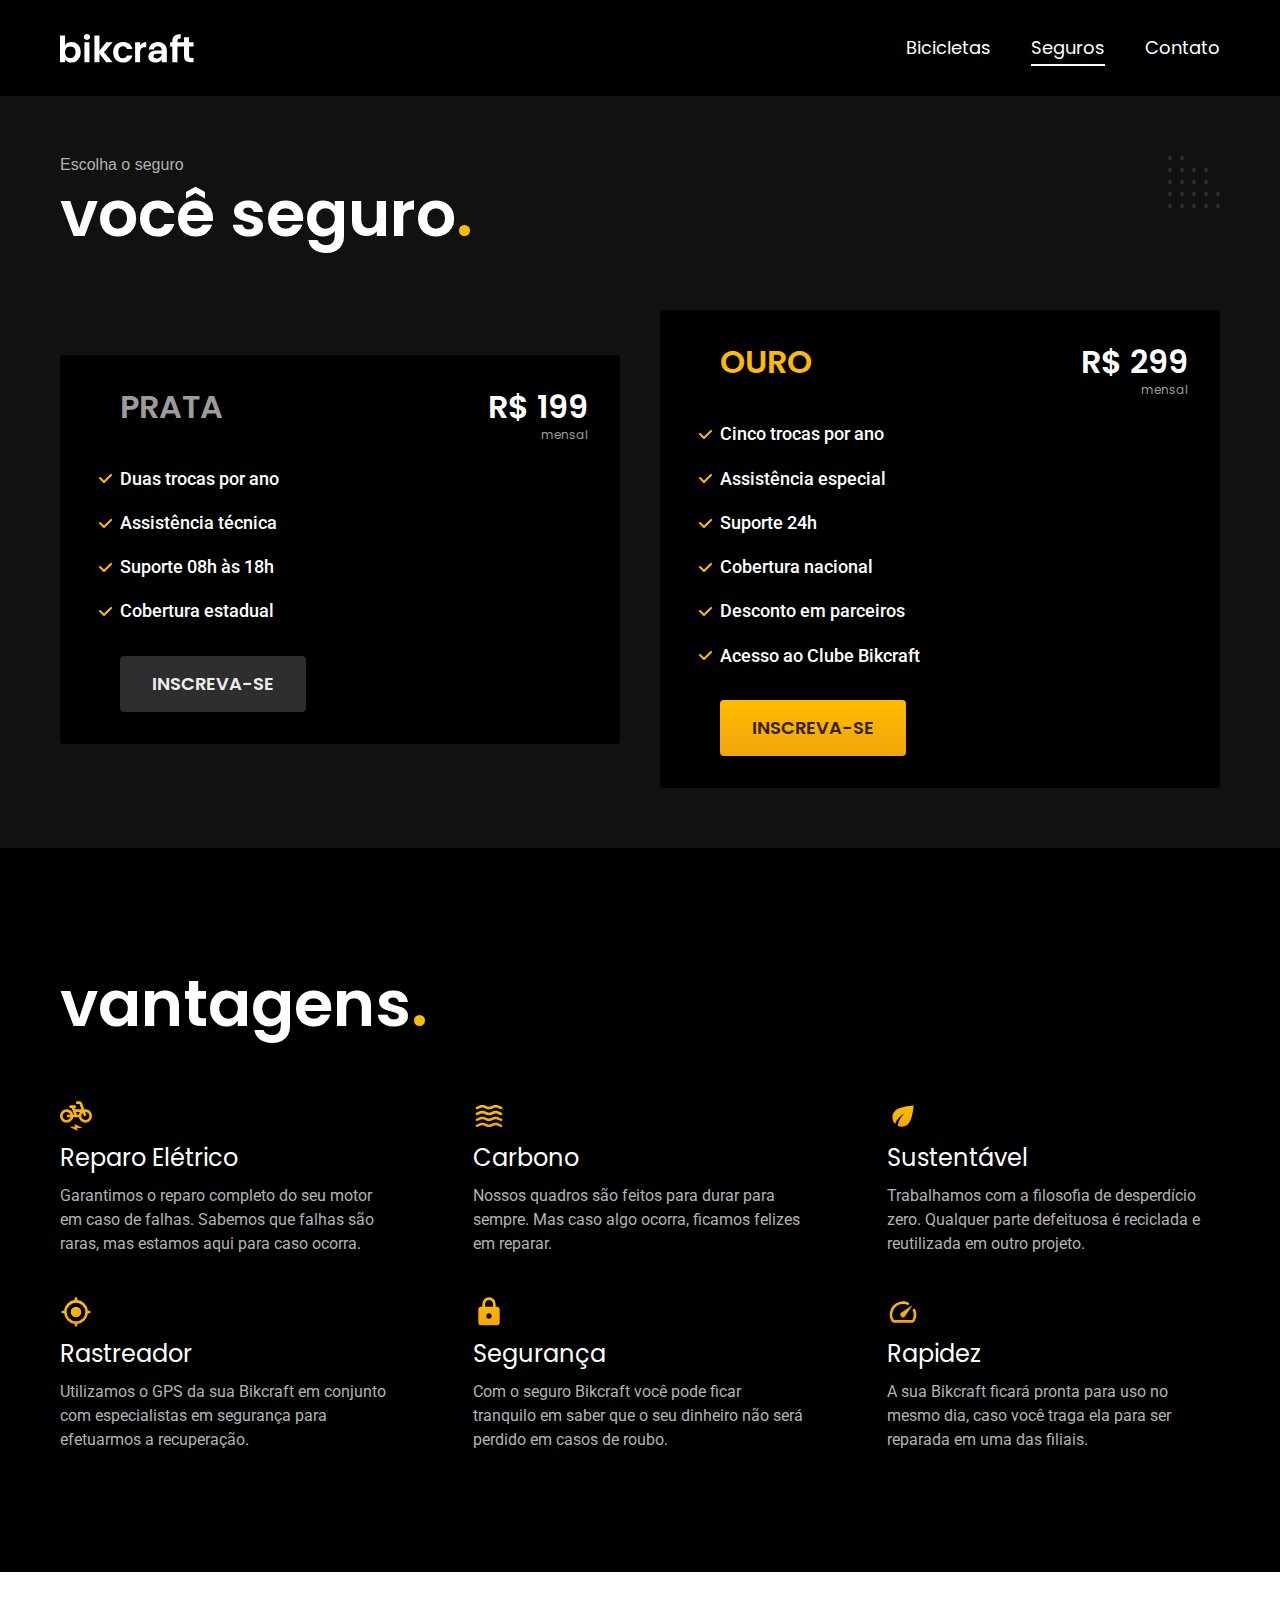
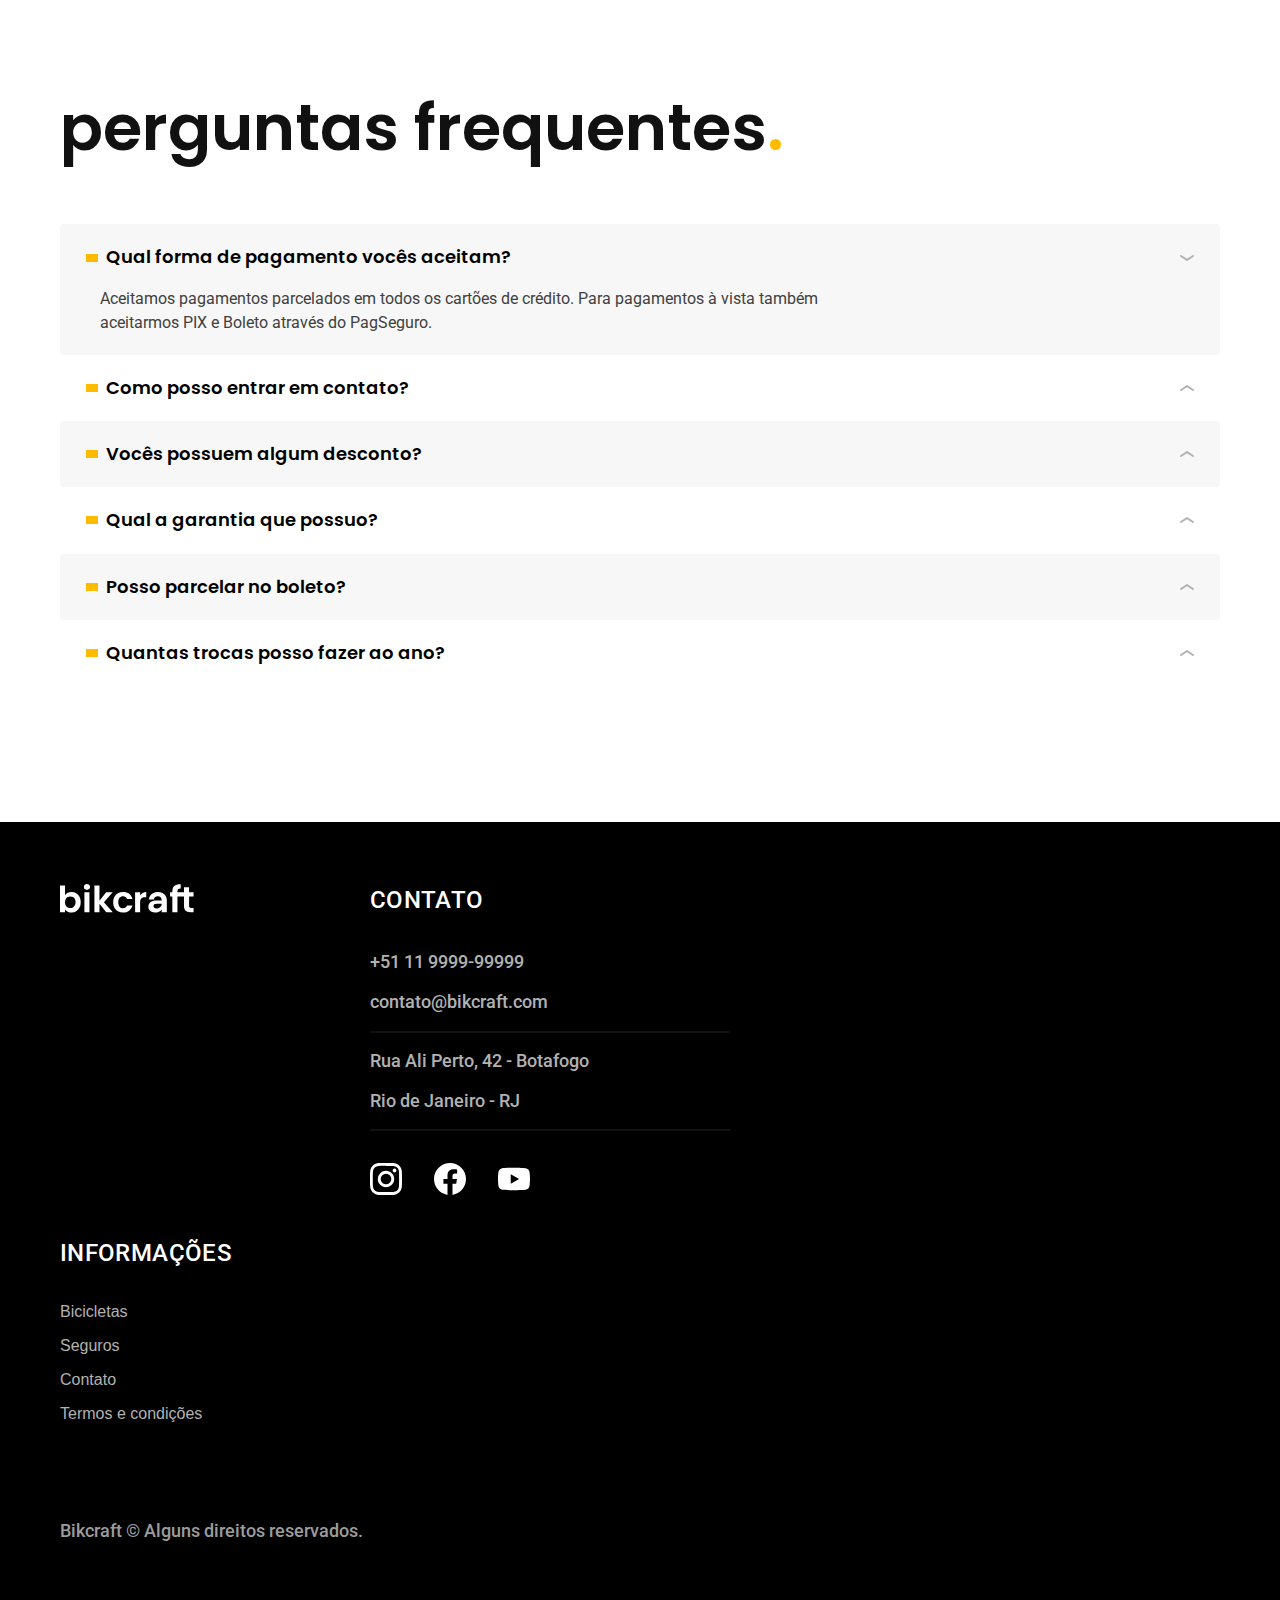
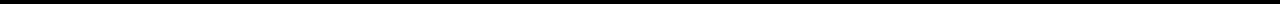
<file: seguros.html>
<!DOCTYPE html>
<html lang="pt-br">
<head>
    <meta charset="UTF-8">
    <meta name="viewport" content="width=device-width, initial-scale=1.0">
    <title>Seguros | Bikcraft </title>
    <meta name="description" content="Seguros">
    <link rel="icon" href="./favicon.svg" type="imagem/svg+xml">
    <link rel="preload" href="./css/style.min.css" as="style">
    <link rel="stylesheet" href="./css/style.min.css">
    <script> document.documentElement.classList.add('js'); </script>

    <link rel="preconnect" href="https://fonts.googleapis.com">
<link rel="preconnect" href="https://fonts.gstatic.com" crossorigin>
<link href="https://fonts.googleapis.com/css2?family=Merriweather:ital,wght@1,900&family=Poppins:wght@400;600&family=Roboto:wght@400;500&display=swap" rel="stylesheet">
</head>
<body id="seguros">
    <header class="header-bg">
        <div class="header container">
        <a href="./"> 
            <img src="./img/bikcraft.svg" width="136" height="32" alt="bikcraft">
    </a>
    <nav aria-label="primaria">
        <ul class="header-menu font-1-m cor-0">
            <li><a href="./bicicletas.html">Bicicletas</a></li>
            <li><a href="./seguros.html">Seguros</a></li>
            <li><a href="./contato.html">Contato</a></li>
        </ul>
    </nav>
    </div>
    </header>
<main class="seguros-bg">
    <div class="titulo-bg">
        <div class="titulo container">
            <p class="font-2-1-b cor-5">Escolha o seguro</p>
            <h1 class="font-1-xxl cor-0">você seguro<span class="cor-p1">.</span></h1>
        </div>
    </div>
    
        <div class="seguros container">
            <div class="seguros-item fadeInLeft" data-anime="200">
                <h3 class="font-1-xl cor-6">PRATA</h3>
                <span class="font-1-xl cor-0">R$ 199 <span class="font-1-xs cor-6">mensal</span></span>
                <ul class="font-2-m cor-0">
                    <li>Duas trocas por ano</li>
                    <li>Assistência técnica</li>
                    <li>Suporte 08h às 18h</li>
                    <li>Cobertura estadual</li>
                </ul>
                <a class="botao secundario" href="./orcamento.html?tipo=seguro&produto=prata">Inscreva-se</a>
            </div>
            <div class="seguros-item fadeInRight" data-anime="400">
                <h3 class="font-1-xl cor-p1">OURO</h3>
                <span class="font-1-xl cor-0">R$ 299 <span class="font-1-xs cor-6">mensal</span></span>
                <ul class="font-2-m cor-0">
                    <li>Cinco trocas por ano</li>
                    <li>Assistência especial</li>
                    <li>Suporte 24h</li>
                    <li>Cobertura nacional</li>
                    <li>Desconto em parceiros</li>
                    <li>Acesso ao Clube Bikcraft</li>
                </ul>
                <a class="botao" href="./orcamento.html?tipo=seguro&produto=ouro">Inscreva-se</a>
            </div>
        </div>
</main>
<article  class="vantagens-bg">
    <div class="vantagens container">
    <h2 class="font-1-xxl cor-0">vantagens<span class="cor-p1">.</span></h2>
    <div>
     <ul>
        <li> <img src="img/icones/eletrica.svg" width="32" height="32" alt="">
        <h3 class="font-1-l cor-0">Reparo Elétrico</h3>
        <p class="font-2-s cor-5">Garantimos o reparo completo do seu motor em caso de falhas. Sabemos que falhas são raras, mas estamos aqui para caso ocorra.</p>
    </li>
    <li> <img src="img/icones/carbono.svg" width="32" height="32" alt="">
        <h3 class="font-1-l cor-0">Carbono</h3>
        <p class="font-2-s cor-5">Nossos quadros são feitos para durar para sempre. Mas caso algo ocorra, ficamos felizes em reparar.</p>
    </li>
    <li> <img src="img/icones/sustentavel.svg" width="32" height="32" alt="">
        <h3 class="font-1-l cor-0">Sustentável</h3>
        <p class="font-2-s cor-5">Trabalhamos com a filosofia de desperdício zero. Qualquer parte defeituosa é reciclada e reutilizada em outro projeto.</p>
    </li>
    <li> <img src="img/icones/rastreador.svg" width="32" height="32" alt="">
        <h3 class="font-1-l cor-0">Rastreador</h3>
        <p class="font-2-s cor-5">Utilizamos o GPS da sua Bikcraft em conjunto com especialistas em segurança para efetuarmos a recuperação.</p>
    <li> <img src="img/icones/seguro.svg" width="32" height="32" alt="">
        <h3 class="font-1-l cor-0">Segurança</h3>
        <p class="font-2-s cor-5">Com o seguro Bikcraft você pode ficar tranquilo em saber que o seu dinheiro não será perdido em casos de roubo.</p>
    </li>
    </li>
    <li> <img src="img/icones/velocidade.svg" width="32" height="32" alt="">
        <h3 class="font-1-l cor-0">Rapidez</h3>
        <p class="font-2-s cor-5">A sua Bikcraft ficará pronta para uso no mesmo dia, caso você traga ela para ser reparada em uma das filiais.</p>
    </li>
    </ul>
        </div>
    </div>
</article>
<article class="perguntas container">
    <h2 class="font-1-xxl">perguntas frequentes<span class="cor-p1">.</span></h2>
    <dl>
    <div>
        <dt><button class="font-1-m-b" aria-controls="pergunta1" aria-expanded="true">Qual forma de pagamento vocês aceitam?</button></dt>
        <dd id="pergunta1" class="font-2-s cor-9 ativa">Aceitamos pagamentos parcelados em todos os cartões de crédito. Para pagamentos à vista também aceitarmos PIX e Boleto através do PagSeguro.</dd>
    </div>
    <div>
        <dt><button class="font-1-m-b" aria-controls="pergunta2" aria-expanded="false">Como posso entrar em contato?</button></dt>
        <dd id="pergunta2" class="font-2-s cor-9">Aceitamos pagamentos parcelados em todos os cartões de crédito. Para pagamentos à vista também aceitarmos PIX e Boleto através do PagSeguro.</dd>
    </div>
    <div>
        <dt><button class="font-1-m-b" aria-controls="pergunta3" aria-expanded="false">Vocês possuem algum desconto?</button></dt>
        <dd id="pergunta3" class="font-2-s cor-9">Aceitamos pagamentos parcelados em todos os cartões de crédito. Para pagamentos à vista também aceitarmos PIX e Boleto através do PagSeguro.</dd>
    </div>
    <div>
        <dt><button class="font-1-m-b" aria-controls="pergunta4" aria-expanded="false">Qual a garantia que possuo?</button></dt>
        <dd id="pergunta4" class="font-2-s cor-9">Aceitamos pagamentos parcelados em todos os cartões de crédito. Para pagamentos à vista também aceitarmos PIX e Boleto através do PagSeguro.</dd>
    </div>
    <div>
        <dt><button class="font-1-m-b" aria-controls="pergunta5" aria-expanded="false">Posso parcelar no boleto?</button></dt>
        <dd id="pergunta5" class="font-2-s cor-9">Aceitamos pagamentos parcelados em todos os cartões de crédito. Para pagamentos à vista também aceitarmos PIX e Boleto através do PagSeguro.</dd>
    </div>
    <div>
        <dt><button class="font-1-m-b" aria-controls="pergunta6" aria-expanded="false">Quantas trocas posso fazer ao ano?</button></dt>
        <dd id="pergunta6" class="font-2-s cor-9">Aceitamos pagamentos parcelados em todos os cartões de crédito. Para pagamentos à vista também aceitarmos PIX e Boleto através do PagSeguro.</dd>
    </div>
</dl>
</article>
    <footer class="footer-bg">
        <div class="footer container">
            <img src="./img/bikcraft.svg" width="136" height="32" alt="Bikcraft">
            <div class="footer-contato">
                <h3 class="font-2-l-b cor-0">Contato</h3>
                <ul class="font-2-m cor-5">
                    <li><a href="tel:5511999999999">+51 11 9999-99999</a></li>
                    <li><a href="mailto:contato@bikcraft.com">contato@bikcraft.com</a></li>
                    <li>Rua Ali Perto, 42 - Botafogo</li>
                    <li>Rio de Janeiro - RJ</li>
                </ul>
                <div class="footer-redes">
                    <a href="./">
                        <img src="./img/redes/instagram.svg" alt="Instagram" width="32" height="32">
                    </a>
                    <a href="./">
                        <img src="./img/redes/facebook.svg" alt="Facebook" width="32" height="32">
                    </a>
                    <a href="./">
                        <img src="./img/redes/youtube.svg" alt="Youtube" width="32" height="32">
            </div>
            </div>
            <div class="footer-informacoes">
                <h3 class="font-2-l-b cor-0">Informações</h3>
                <nav>
                    <ul class="font-1m cor-5">
                        <li><a href="./bicicletas.html">Bicicletas</a></li>
                        <li><a href="./seguros.html">Seguros</a></li>
                        <li><a href="./contato.html">Contato</a></li>
                        <li><a href="./termos.html">Termos e condições</a></li>
                    </ul>
                </nav>
            </div>
            <p class="footer-copy font-2-m cor-6">Bikcraft © Alguns direitos reservados.</p>
        </div>
    </footer>
    <script src="js/plugins/simple-anime.js"></script>
    <script src="./js/script.js"></script>
</body>
    </html>
</file>
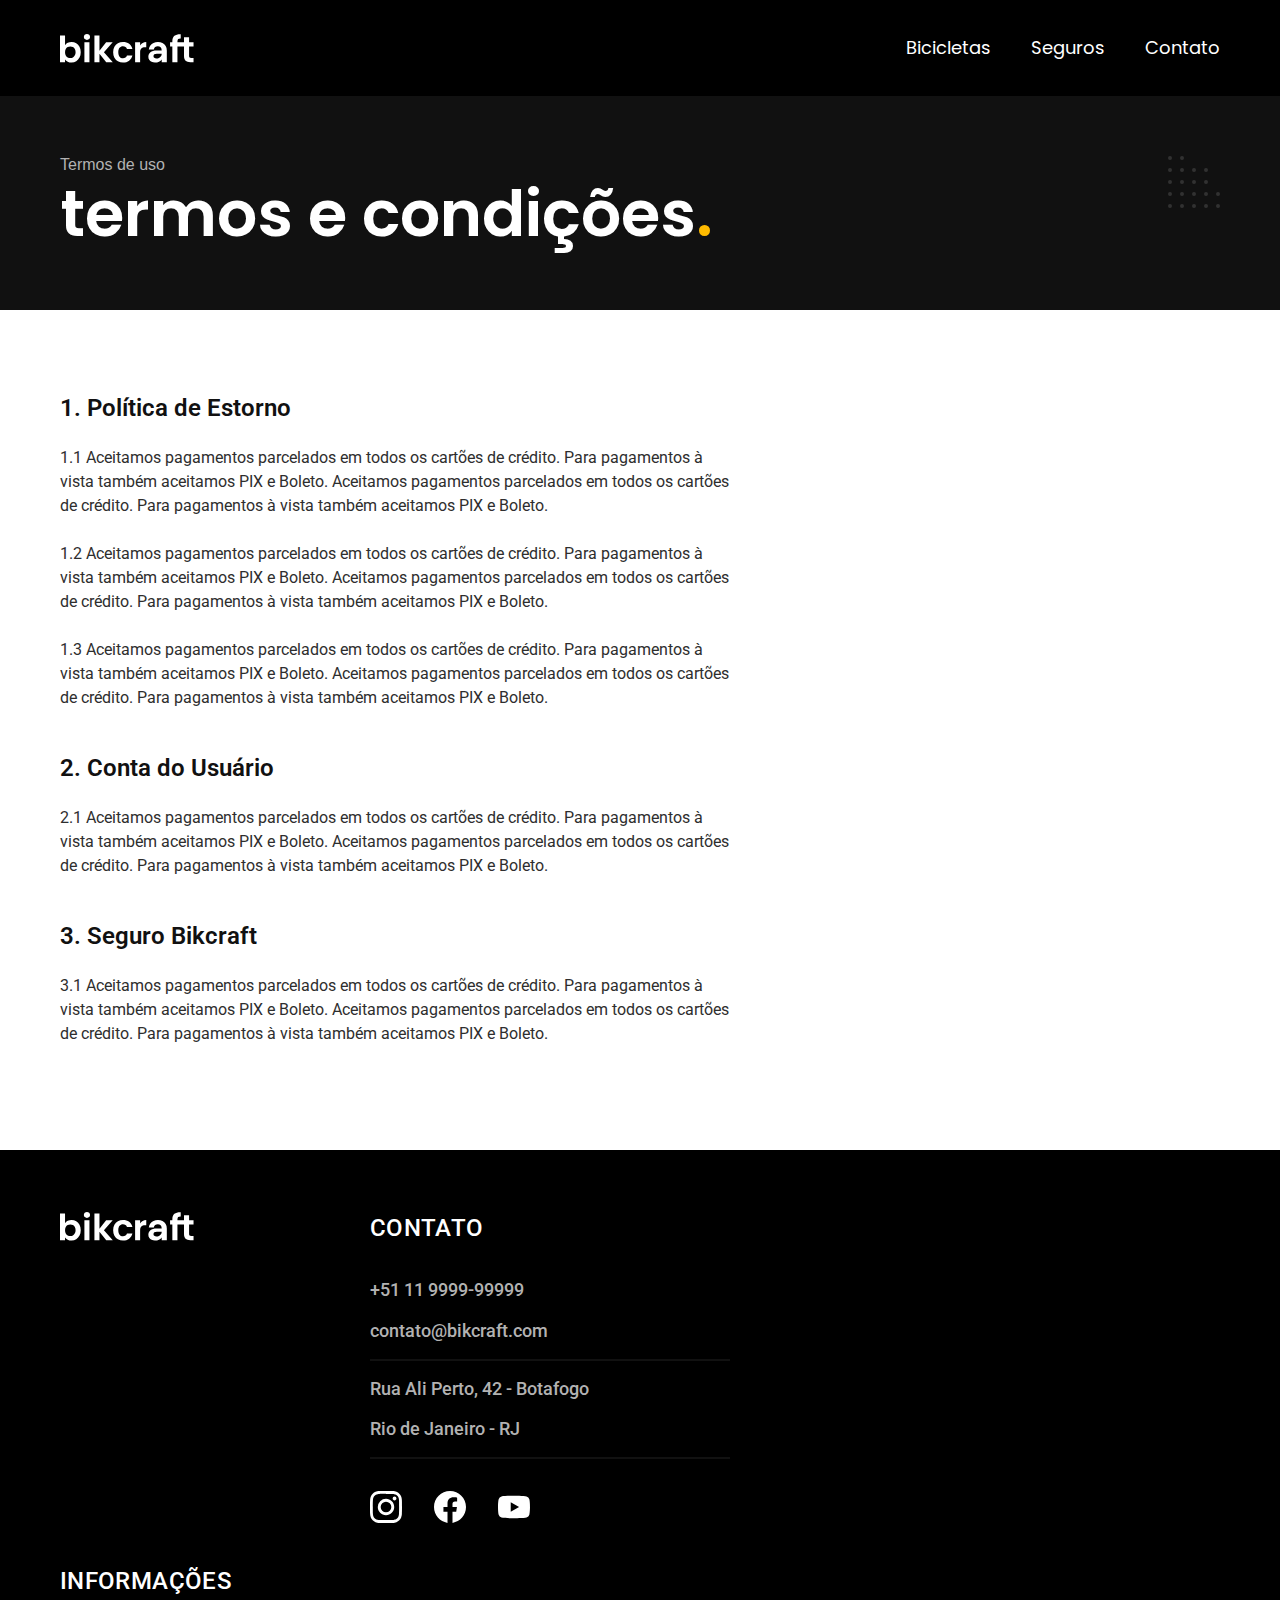
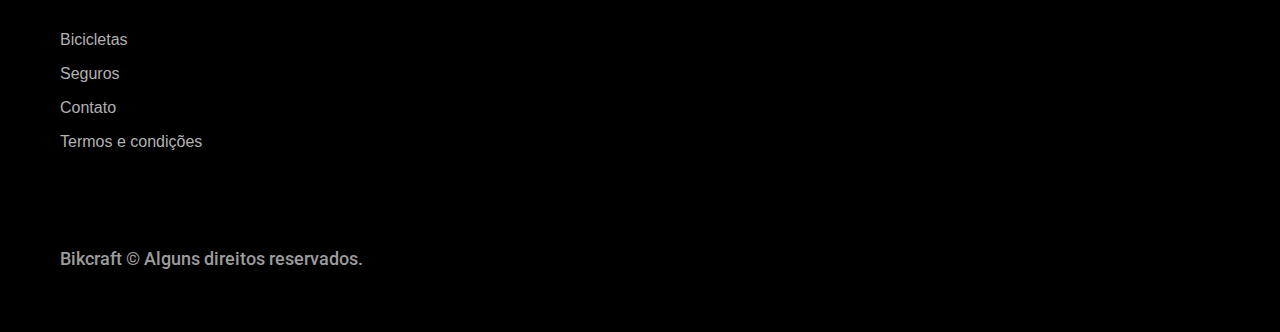
<file: termos.html>
<!DOCTYPE html>
<html lang="pt-br">
<head>
    <meta charset="UTF-8">
    <meta name="viewport" content="width=device-width, initial-scale=1.0">
    <title>Termos e Condições | Bikcraft </title>
    <meta name="description" content="Termos e Condições.">
    <link rel="icon" href="./favicon.svg" type="imagem/svg+xml">
    <link rel="preload" href="./css/style.min.css" as="style">
    <link rel="stylesheet" href="./css/style.min.css">
    <script> document.documentElement.classList.add('js'); </script>

    <link rel="preconnect" href="https://fonts.googleapis.com">
<link rel="preconnect" href="https://fonts.gstatic.com" crossorigin>
<link href="https://fonts.googleapis.com/css2?family=Merriweather:ital,wght@1,900&family=Poppins:wght@400;600&family=Roboto:wght@400;500&display=swap" rel="stylesheet">
</head>
<body id="termos">
    <header class="header-bg">
        <div class="header container">
        <a href="./"> 
            <img src="./img/bikcraft.svg" width="136" height="32" alt="bikcraft">
    </a>
    <nav aria-label="primaria">
        <ul class="header-menu font-1-m cor-0">
            <li><a href="./bicicletas.html">Bicicletas</a></li>
            <li><a href="./seguros.html">Seguros</a></li>
            <li><a href="./contato.html">Contato</a></li>
        </ul>
    </nav>
    </div>
    </header>
<main>
    <div class="titulo-bg">
        <div class="titulo container">
            <p class="font-2-1-b cor-5">Termos de uso</p>
            <h1 class="font-1-xxl cor-0">termos e condições<span class="cor-p1">.</span></h1>
        </div>
    </div>

    <div class="termos font-2-s cor-10 container">
        <h2 class="font-1-1 cor-11">1. Política de Estorno</h2>
        <p>1.1 Aceitamos pagamentos parcelados em todos os cartões de crédito. Para pagamentos à vista também aceitamos PIX e Boleto. Aceitamos pagamentos parcelados em todos os cartões de crédito. Para pagamentos à vista também aceitamos PIX e Boleto.</p>
        <p>1.2 Aceitamos pagamentos parcelados em todos os cartões de crédito. Para pagamentos à vista também aceitamos PIX e Boleto. Aceitamos pagamentos parcelados em todos os cartões de crédito. Para pagamentos à vista também aceitamos PIX e Boleto.</p>
        <p>1.3 Aceitamos pagamentos parcelados em todos os cartões de crédito. Para pagamentos à vista também aceitamos PIX e Boleto. Aceitamos pagamentos parcelados em todos os cartões de crédito. Para pagamentos à vista também aceitamos PIX e Boleto.</p>
        <h2 class="font-1-1 cor-11">2. Conta do Usuário</h2>
        <p>2.1 Aceitamos pagamentos parcelados em todos os cartões de crédito. Para pagamentos à vista também aceitamos PIX e Boleto. Aceitamos pagamentos parcelados em todos os cartões de crédito. Para pagamentos à vista também aceitamos PIX e Boleto.</p>
        <h2 class="font-1-1 cor-11">3. Seguro Bikcraft</h2>
        <p>3.1 Aceitamos pagamentos parcelados em todos os cartões de crédito. Para pagamentos à vista também aceitamos PIX e Boleto. Aceitamos pagamentos parcelados em todos os cartões de crédito. Para pagamentos à vista também aceitamos PIX e Boleto.</p>
    </div>

</main>

    <footer class="footer-bg">
        <div class="footer container">
            <img src="./img/bikcraft.svg" alt="Bikcraft">
            <div class="footer-contato">
                <h3 class="font-2-l-b cor-0">Contato</h3>
                <ul class="font-2-m cor-5">
                    <li><a href="tel:5511999999999">+51 11 9999-99999</a></li>
                    <li><a href="mailto:contato@bikcraft.com">contato@bikcraft.com</a></li>
                    <li>Rua Ali Perto, 42 - Botafogo</li>
                    <li>Rio de Janeiro - RJ</li>
                </ul>
                <div class="footer-redes">
                    <a href="./">
                        <img src="./img/redes/instagram.svg" alt="Instagram" width="32" height="32">
                    </a>
                    <a href="./">
                        <img src="./img/redes/facebook.svg" alt="Facebook" width="32" height="32">
                    </a>
                    <a href="./">
                        <img src="./img/redes/youtube.svg" alt="Youtube" width="32" height="32">
            </div>
            </div>
            <div class="footer-informacoes">
                <h3 class="font-2-l-b cor-0">Informações</h3>
                <nav>
                    <ul class="font-1m cor-5">
                        <li><a href="./bicicletas.html">Bicicletas</a></li>
                        <li><a href="./seguros.html">Seguros</a></li>
                        <li><a href="./contato.html">Contato</a></li>
                        <li><a href="./termos.html">Termos e condições</a></li>
                    </ul>
                </nav>
            </div>
            <p class="footer-copy font-2-m cor-6">Bikcraft © Alguns direitos reservados.</p>
        </div>
    </footer>
    <script src="./js/script.js"></script>
</body>
    </html>
</file>
<file: css/style.min.css>
.header-bg{background-color:var(--cor-12)}.header{display:flex;flex-wrap:wrap;gap:20px;justify-content:space-between;align-items:center;padding-top:20px;padding-bottom:20px}.header-menu{display:flex;flex-wrap:wrap;gap:40px}.header-menu a{display:inline-block;color:var(--cor-0);padding:16px 0;position:relative}.header-menu a::after{content:"";display:block;height:2px;width:0%;background:var(--cor-0);margin-top:4px;transition:.3s;position:absolute}.header-menu a.ativo::after,.header-menu a:hover::after{width:100%}@media (max-width:800px){.header menu{gap:20px}.header a{background-color:var(--cor-11);padding:12px 16px;border-radius:4px}.header-menu a:hover{background-color:var(--cor-10)}.header a::after{display:none}}@media (max-width:600px){.header-menu{gap:12px}.header-menu a{padding:8px 12px}}body{margin:0;font-family:Arial,Helvetica,sans-serif;color:#111}blockquote,dd,h1,h2,h3,h4,p,ul{margin:0}ul{padding:0;list-style:none}a{text-decoration:none;color:inherit}img{max-width:100%;height:auto;display:block}img[src$=".jpg"]{border-radius:4px}.footer-bg{background-color:var(--cor-12)}.footer{display:grid;grid-template-columns:3fr 5fr 4fr;gap:40px;padding-top:60px;padding-bottom:60px}.footer h3{margin-bottom:32px}.footer-contato ul{margin-bottom:32px}.footer-contato li:nth-child(2n):after{content:"";display:block;max-width:360px;height:2px;background:var(--cor-11);margin-top:16px}.footer li{margin-bottom:16px}.footer-redes{display:flex;gap:32px}.footer a:hover{color:var(--cor-0)}.footer-copy{grid-column:1/-1;margin-top:40px}@media (max-width:800px){.footer>img{display:none}.footer{grid-template-columns:1fr 1fr}}@media (max-width:600px){.footer{grid-template-columns:1fr;gap:60px}.footer-copy{margin:0}}:root{--cor-0:#ffffff;--cor-1:#f7f7f7;--cor-2:#ededed;--cor-3:#dedede;--cor-4:#cccccc;--cor-5:#b2b2b2;--cor-6:#9c9c9c;--cor-7:#717171;--cor-8:#595959;--cor-9:#404040;--cor-10:#2e2e2e;--cor-11:#111111;--cor-12:#000000;--cor-p1:#ffbb00;--cor-p2:#e4a300;--cor-p3:#a66f00;--cor-p4:#664400;--cor-p5:#332200}.cor-0{color:var(--cor-0)}.cor-1{color:var(--cor-1)}.cor-2{color:var(--cor-2)}.cor-3{color:var(--cor-3)}.cor-4{color:var(--cor-4)}.cor-5{color:var(--cor-5)}.cor-6{color:var(--cor-6)}.cor-7{color:var(--cor-7)}.cor-8{color:var(--cor-8)}.cor-9{color:var(--cor-9)}.cor-10{color:var(--cor-10)}.cor-11{color:var(--cor-11)}.cor-12{color:var(--cor-12)}.cor-p1{color:var(--cor-p1)}.cor-p2{color:var(--cor-p2)}.cor-p3{color:var(--cor-p3)}.cor-p4{color:var(--cor-p4)}.cor-p5{color:var(--cor-p5)}.font-1-xs{font:400 0.75rem/1.35 Poppins,sans-serif}.font-2-xs{font:400 0.875rem/1.43 Roboto,sans-serif}.font-1-s{font:400 1rem/1.5 Poppins,sans-serif}.font-2-s{font:400 1rem/1.5 Roboto,sans-serif}.font-1-m,.font-1-m-b{font:400 1.125rem/1.35 Poppins,sans-serif}.font-1-m-b{font-weight:600}.font-2-m{font:500 1.125rem/1.35 Roboto,sans-serif}.font-1-l{font:400 1.5rem/1.5 Poppins,sans-serif}.font-2-l,.font-2-l-b{font:400 1.5rem/1.5 Roboto,sans-serif}.font-2-l-b{font-weight:500;letter-spacing:.015em;text-transform:uppercase}.font-1-xl{font:600 2rem/1.25 Poppins,sans-serif}.font-2-xl{font:500 2rem/1.25 Roboto,sans-serif}.font-1-xxl{font:600 4rem/1.125 Poppins,sans-serif}@media (max-width:1200px){.font-1-xxl{font-size:3rem}.font-2-l,.font-2-l-b{font-size:1.125rem}}@media (max-width:800px){.font-1-xxl{font-size:2rem}.font-1-xl,.font-2-xl{font-size:1.5rem}}.js .fadeInDown{transform:translate3d(0,-20px,0)}.js .fadeInUp{transform:translate3d(0,20px,0)}.js .fadeInRight{transform:translate3d(20px,0,0)}.js .fadeInLeft{transform:translate3d(-20px,0,0)}.js [data-anime]{opacity:0}.js .anime{opacity:1;transform:none;transition:transform .8s,opacity .8s}.introducao-bg{background:var(--cor-12) url(../img/dec/bottom-left.svg) no-repeat bottom 160px left 20px;box-shadow:inset 0 -120px var(--cor-0)}.introducao{display:grid;grid-template-columns:1fr 1fr;gap:0 40px}.introducao-conteudo{align-self:end;padding-bottom:200px}.introducao img{width:100%;height:100%;object-fit:cover;border-radius:4px}.introducao h1{margin-bottom:32px}.introducao p{margin-bottom:20px}@media (max-width:1200px){.introducao h1{font-size:48px}.introducao p{font-size:18px}}@media (max-width:800px){.introducao-bg{background:var(--cor-11);padding-top:40px;box-shadow:inset 0 -60px var(--cor-0)}.introducao{grid-template-columns:1fr;gap:32px}.introducao-conteudo{padding-bottom:0}.introducao h1{font-size:32px;margin-bottom:16px}.introducao img{height:300px;width:100%}}.tecnologia-bg{background-color:var(--cor-11);box-shadow:inset 0 80px var(--cor-0),inset 0 -80px var(--cor-0)}.tecnologia{display:grid;grid-template-columns:1fr 1fr;gap:40px}.tecnologia-imagem img{width:100%;height:100%;object-fit:cover;object-position:left}.tecnologia-conteudo{padding-top:160px;padding-bottom:160px}.tecnologia-conteudo>span{display:block;margin-bottom:20px}.tecnologia-conteudo h2{margin-bottom:32px}.tecnologia-conteudo>p{margin-bottom:20px}.tecnologia a{margin-bottom:80px}.tecnologia-vantagens{display:flex;gap:40px}.tecnologia-vantagens h3{margin-bottom:8px;width:max-content}.tecnologia-vantagens img{width:24px;margin-bottom:8px}@media (max-width:800px){.tecnologia-bg{box-shadow:initial}.tecnologia{grid-template-columns:1fr}.tecnologia-conteudo{padding-top:60px;padding-bottom:60px}.tecnologia-imagem{display:none}.tecnologia a{margin-bottom:60px}}@media (max-width:600px){.tecnologia-vantagens{flex-direction:column}}.parceiros{padding-top:60px;padding-bottom:60px}.parceiros h2{margin-bottom:60px}.parceiros ul{padding:0 20px;max-width:1400px;display:grid;margin:0 auto;grid-template-columns:repeat(4,1fr)}.parceiros li{display:flex;padding:32px;border-left:2px solid var(--cor-2)}.parceiros img{margin:auto}.parceiros li:first-child,.parceiros li:nth-child(5){border-left:none}.parceiros li:nth-child(n+5){border-top:2px solid var(--cor-2)}@media (max-width:800px){.parceiros{padding-bottom:60px}.parceiros li{display:flex;padding:20px}.parceiros h2{margin-bottom:20px}.parceiros ul{grid-template-columns:repeat(2,1fr)}.parceiros li:nth-child(n+3){border-top:2px solid var(--cor-2)}.parceiros li:nth-child(odd){border-left:none}}.depoimento{display:grid;grid-template-columns:1fr 1fr;background-color:var(--cor-p1);overflow:hidden}.depoimento img{width:100%;height:100%;object-fit:cover;border-radius:0}.depoimento-conteudo{padding:40px 40px 80px 80px;align-self:end;background:url(../img/dec/bottom-right-p.svg) no-repeat bottom 40px right 40px}.depoimento p{max-width:32ch;font-family:Merriweather,serif;font-style:italic;font-weight:900;margin-bottom:32px;position:relative}.depoimento p::after,.depoimento p::before{font-size:5rem;color:var(--cor-p2);position:absolute}.depoimento p::before{content:"“";left:-50px;top:-20px}.depoimento p::after{content:"”"}@media (min-width:1200px){.depoimento img{max-height:520px}}@media (max-width:800px){.depoimento{grid-template-columns:1fr;text-align:center}.depoimento img{max-height:200px}.depoimento-conteudo{padding:40px 20px;justify-self:center}}.container{box-sizing:border-box;max-width:1200px;padding-left:20px;padding-right:20px;margin-left:auto;margin-right:auto}.botao{display:inline-block;padding:16px 32px;background:linear-gradient(#fb0,#f2a50c);border-radius:4px;box-shadow:0 1px 2px rgba(0,0,0,.1);text-transform:uppercase;color:var(--cor-p5);font:600 1.125rem/1.35 Poppins,sans-serif;max-width:max-content;border:none;cursor:pointer}.botao:hover{background:linear-gradient(#ffb60d,#e59317)}.botao.secundario{background:var(--cor-10);color:var(--cor-2)}.botao.seta{display:flex;align-items:center}.botao.seta::after{content:"";display:inline-block;width:18px;height:10px;margin-left:12px;background:url(../img/icones/seta.svg);transition:transform .2s}.botao.seta:hover::after{transform:translateX(4px)}.botao.secundario:hover{background:var(--cor-9)}@media (max-width:600px){.botao{padding:12px 16px;font-size:1rem}}.link{display:inline-block;color:var(--cor-p1);font:500 1.5rem/1.5 Poppins,sans-serif;text-transform:uppercase}.link::after{content:"";display:block;width:100%;height:4px;background-color:currentColor}.link:hover{color:var(--cor-0)}.titulo-bg{padding-top:60px;padding-bottom:60px;background-color:var(--cor-11)}.titulo{background:url(../img/dec/top-right.svg) no-repeat top right 20px}.titulo p{margin-bottom:4px}@media (max-width:800px){.titulo-bg{padding-top:40px;padding-bottom:40px}.titulo p{font-size:1rem;text-transform:lowercase;font-weight:400}}.form{display:grid;grid-template-columns:1fr 1fr;gap:20px}.form label{display:block;font:400 1rem/1.5 Poppins,sans-serif;margin-bottom:4px}.form .col-2{grid-column:span 2}.form input[type=email],.form input[type=text],.form textarea{font:400 1rem/1.5 Roboto,sans-serif;background:var(--cor-1);border:1px solid var(--cor-2);padding:12px;border-radius:4px;width:100%;box-sizing:border-box}.form input[type=email]:focus,.form input[type=text]:focus,.form textarea:focus{outline:0;border-color:var(--cor-p1);background:var(--cor-0);box-shadow:0 0 0 2px #fea}@media (max-width:600px){.form{grid-template-columns:1fr}.form .col-2{grid-column:1}}.bicicletas-lista{padding-top:60px;padding-bottom:120px}.bicicletas-lista h2{margin-bottom:40px}.bicicletas-lista ul{display:flex;gap:40px;padding:0 20px 20px 0;max-width:1400px;margin-left:auto;margin-right:auto;overflow-x:auto;background:url(../img/dec/top-right.svg) no-repeat top 40px right 120px}#bicicleta .bicicletas-lista ul{padding:0 0 20px 0}.bicicletas-lista li{flex:1;min-width:280px}.bicicletas-lista a{display:block}.bicicletas-lista img{margin-bottom:16px}.bicicletas-lista h3{margin-bottom:8px;display:flex;align-items:center}.bicicletas-lista h3::before{content:"";display:inline-block;height:8px;width:12px;margin-right:8px;background-color:var(--cor-p1);transition:width .2s}.bicicletas-lista a:hover h3::before{width:24px}.bicicletas-lista li span{padding-left:20px}@media (max-width:800px){.bicicletas-lista{padding-bottom:60px}.bicicletas-lista ul{gap:20px}}.bicicletas-bg{background:linear-gradient(to right,var(--cor-0) 30%,var(--cor-11) 0)}.bicicletas{display:grid;grid-template-columns:1fr 1fr;gap:40px;padding-top:60px;padding-bottom:60px}.bicicletas-imagem{display:grid}.bicicletas-imagem img{grid-area:1/1}.bicicletas-imagem span{grid-area:1/1;place-self:start end;margin-top:20px;display:inline-block;background:var(--cor-12);padding:8px 16px 8px 8px;border-radius:4px 0 0 4px}.bicicletas-conteudo{display:grid;grid-template-columns:1fr auto;align-content:start}.bicicletas h2,.bicicletas p{grid-column:1/-1}.bicicletas h2{margin-top:20px}.bicicletas h2::before{content:"";display:block;width:12px;height:8px;background-color:var(--cor-p1);margin-bottom:8px}.bicicletas p{margin-bottom:32px}.bicicletas a{place-self:end}.bicicletas ul{display:grid;gap:16px}.bicicletas li{display:flex;align-items:center}.bicicletas-conteudo img{width:24px;margin-right:8px}@media (max-width:800px){.bicicletas{grid-template-columns:1fr;gap:20px;padding-top:40px;padding-bottom:40px}.bicicletas-bg{background:var(--cor-11)}}@media (max-width:600px){.bicicletas-conteudo{grid-template-columns:1fr}.bicicletas ul{font-size:1rem;grid-template-columns:1fr 1fr;margin-bottom:32px}.bicicletas a{place-self:start}}.bicicleta{display:grid;grid-template-columns:1fr 1fr;align-items:start;gap:40px;padding-top:60px;padding-bottom:60px}#bicicleta .titulo p{text-transform:uppercase}.bicicleta-imagens{display:flex;flex-wrap:wrap;gap:20px}.bicicleta-imagens img{flex:1;min-width:200px}.bicicleta-imagens img:first-child{min-width:100%}.bicicleta-conteudo>p{margin-bottom:32px}.bicicleta-comprar{display:grid;grid-template-columns:max-content auto;align-items:center;justify-items:start;gap:8px 12px;margin-bottom:40px}.bicicleta-comprar a{grid-row:span 2}.bicicleta-comprar span{display:flex;align-items:center;background-color:var(--cor-12);gap:8px;padding:4px 8px;border-radius:4px}.bicicleta-conteudo h2{text-transform:uppercase;letter-spacing:.015em;margin-bottom:12px}.bicicleta-ficha,.bicicleta-informacoes{padding:32px;background-color:var(--cor-12);border-radius:4px}.bicicleta-informacoes{margin-bottom:40px;display:grid;grid-template-columns:1fr 1fr;gap:32px}.bicicleta-informacoes img{width:24px;margin-bottom:8px}.bicicleta-informacoes h3{margin-bottom:8px}.bicicleta-ficha li{padding:4px 0;display:flex;justify-content:space-between;border-bottom:1px solid var(--cor-11)}.bicicleta-ficha li:last-child{border-bottom:none}.bicicleta-ficha span{color:var(--cor-6)}@media (max-width:800px){.bicicleta{grid-template-columns:1fr;padding-top:40px;padding-bottom:40px}.bicicleta-imagens{grid-row:2}}@media (max-width:400px){.bicicleta-informaçoes{grid-template-columns:1fr}.bicicleta-comprar{grid-template-columns:1fr}}.seguro-bg{background-color:var(--cor-11);box-shadow:inset 0 120px var(--cor-0),inset 0 -120px var(--cor-12)}.seguro{display:grid;grid-template-columns:1fr 1fr;gap:40px}.seguro-imagem img{width:100%;height:100%;object-fit:cover}.seguro-conteudo{padding-top:180px;padding-bottom:180px}.seguro h2{margin-bottom:32px}.seguro p{margin-bottom:20px}@media (max-width:800px){.seguro-bg{box-shadow:inset 0 -60px var(--cor-12)}.seguro{grid-template-columns:1fr}.seguro-conteudo{grid-row:1;padding-top:40px;padding-bottom:0}}.seguros-bg{background:var(--cor-11)}.seguros{padding-top:60px;padding-bottom:60px;display:grid;grid-template-columns:1fr 1fr;gap:40px;align-items:center}#seguros .seguros{padding-top:0}.seguros h2{grid-column:1/-1}.seguros-item{background-color:var(--cor-12);padding:32px 32px 32px 60px;display:grid;grid-template-columns:1fr auto;border-radius:4px}.seguros-item h3{margin-bottom:40px}.seguros-item span{grid-column:2;display:block;text-align:right}.seguros-item ul{grid-column:1/-1;margin-bottom:32px}.seguros-item li{display:flex;align-items:center;position:relative}.seguros-item li+li{margin-top:20px}.seguros-item li::before{content:"";display:inline-block;width:13px;height:9px;background-image:url(../img/icones/lista.svg);position:absolute;left:-21px}.seguros-item a{grid-column:1/-1}@media (max-width:800px){.seguros{grid-template-columns:1fr}}.vantagens-bg{background-color:var(--cor-12)}.vantagens{padding-top:120px;padding-bottom:120px}.vantagens h2{margin-bottom:60px}.vantagens ul{display:grid;grid-template-columns:repeat(auto-fit,minmax(280px,max-content));gap:40px 80px}.vantagens h3,.vantagens img{margin-bottom:8px}@media (max-width:800px){.vantagens{padding-top:60px;padding-bottom:60px}.vantagens h2{margin-bottom:40px}.vantagens ul{gap:20px}}.perguntas{padding-top:120px;padding-bottom:120px}.perguntas h2{margin-bottom:60px}.perguntas dl>div{padding:20px;border-radius:4px}.perguntas dl>div:nth-child(odd){background-color:var(--cor-1)}.perguntas button{display:grid;grid-template-columns:auto 1fr auto;align-items:center;gap:8px;cursor:pointer;border:none;background:0 0;width:100%;text-align:left}.perguntas button::before{content:"";display:inline-block;width:12px;height:8px;background-color:var(--cor-p1)}.perguntas button::after{content:"";display:inline-block;width:14px;height:6px;background-image:url(../img/icones/seta-abrir.svg);transition:.3s}.perguntas button:hover:after,.perguntas button[aria-expanded=true]::after{transform:rotate(180deg)}.js .perguntas dd{display:none}.js .perguntas dd.ativa{display:block}.perguntas dd{padding-left:20px;padding-top:16px;max-width:80ch}@media (max-width:800px){.perguntas{padding-top:60px;padding-bottom:60px}.perguntas h2{margin-bottom:40px}}#contato{background:linear-gradient(var(--cor-11) 600px,var(--cor-1) 0)}.contato{display:grid;grid-template-columns:5fr 7fr}.contato-dados,.contato-formulario{padding:60px;box-shadow:0 1px 2px rgba(0,0,0,.1)}.contato-dados{border-radius:5px 0 0 5px;background:var(--cor-12) url(../img/dec/bottom-left.svg) no-repeat bottom 20px left 20px}.contato-formulario{border-radius:0 5px 5px 0;background:var(--cor-0) url(../img/dec/bottom-right.svg) no-repeat bottom 20px right 20px}.contato-dados h2{margin-bottom:60px}.contato-endereco{margin-bottom:32px;padding-left:28px;background:url(../img/icones/local.svg) no-repeat 0 2px}.contato-endereco p{margin-bottom:8px}.contato-meios a{display:block;max-width:max-content;margin-bottom:20px;padding-left:28px}.contato-meios a:hover{color:var(--cor-0)}.contato-meios a:first-child{background:url(../img/icones/email.svg) no-repeat 0 2px}.contato-meios a:nth-child(2){margin-bottom:32px}.contato-meios a:nth-child(3){background:url(../img/icones/telefone.svg) no-repeat 0 2px;margin-bottom:60px}.contato-redes{display:flex;gap:32px;padding-left:28px}@media (max-width:800px){.contato{grid-template-columns:1fr}.contato-dados,.contato-formulario{padding:20px}.contato-dados{border-radius:5px 5px 0 0;background:var(--cor-12)}.contato-formulario{border-radius:0 0 5px 5px}.contato-dados h2,.contato-meios a:nth-child(3){margin-bottom:32px}.contato-redes{margin-bottom:12px}}.lojas{display:grid;grid-template-columns:1fr 1fr;gap:0 40px;padding-top:120px;padding-bottom:120px}.lojas h2{grid-column:1/-1;margin-bottom:60px}.lojas img{border-radius:4px 4px 0 0}.lojas-item{border-radius:4px;background:var(--cor-0);box-shadow:0 1px 2px rgba(0,0,0,.1)}.lojas-conteudo{display:grid;grid-template-columns:1fr 1fr;gap:32px 16px;padding:32px}.lojas-conteudo h3,.lojas-tempo{grid-column:1/-1}.lojas-dados{display:grid;gap:8px;border-left:2px solid var(--cor-2);padding-left:12px}.lojas-tempo{display:flex;align-items:center;gap:8px}@media (max-width:800px){.lojas{gap:20px;padding-top:60px;padding-bottom:60px}.lojas h2{margin-bottom:32px}.lojas-conteudo{grid-template-columns:1fr}}@media (max-width:600px){.lojas{grid-template-columns:1fr}}#orcamento{background:linear-gradient(var(--cor-11) 600px,var(--cor-1) 0)}.orcamento{display:grid;grid-template-columns:5fr 7fr;padding-bottom:120px}.orcamento h2{text-transform:uppercase;position:relative;align-items:center}.orcamento h2::before{content:"";display:inline-block;width:4px;height:8px;background-color:var(--cor-p1);position:absolute;left:-12px}.orcamento-dados,.orcamento-produto{padding:60px;box-shadow:0 1px 2px rgba(0,0,0,.1)}.orcamento-produto{border-radius:5px 0 0 5px;background:var(--cor-12) url(../img/dec/bottom-left.svg) no-repeat bottom 20px left 20px;display:grid;grid-template-columns:1fr 1fr;gap:20px;align-content:start}.orcamento-produto>*{grid-column:1/-1}.orcamento-produto>label{grid-column:initial}.orcamento-produto label{font:400 1rem/1.5 poppins,sans-serif;color:var(--cor-4);background-color:var(--cor-10);padding:12px 16px;border-radius:4px;cursor:pointer;display:grid;grid-template-columns:auto 1fr auto;align-items:center;border:1px solid var(--cor-10)}.orcamento-produto input:checked+label{background:var(--cor-0);color:var(--cor-11)}.orcamento-produto label::before{content:"";display:inline-block;box-sizing:border-box;width:12px;height:12px;border:1px solid var(--cor-6);border-radius:50%;margin-right:8px}.orcamento-produto input:checked+label:before{border-color:var(--cor-7);box-shadow:inset 0 0 0 3px var(--cor-0),inset 0 0 0 6px var(--cor-7)}.orcamento-produto label:hover{background-color:var(--cor-9);border-color:var(--cor-9)}.orcamento-produto input:focus+label{box-shadow:0 0 0 2px var(--cor-p1);border-color:var(--cor-12)}.orcamento-produto label span{display:none}.orcamento-produto input:checked+label span{display:inline-block}.orcamento-produto input{opacity:0;position:absolute;pointer-events:none}.orcamento-dados{border-radius:0 5px 5px 0;background:var(--cor-0) url(../img/dec/bottom-right.svg) no-repeat bottom 20px right 20px}.orcamento-conteudo{display:none}.orcamento-conteudo h2,.orcamento-dados h2:nth-of-type(n+2){margin-top:20px}#bikcraft:checked~#orcamento-bikcraft,#seguro:checked~#orcamento-seguro{display:grid;gap:20px}.orcamento-detalhes{display:none;background:var(--cor-0);padding:20px;grid-template-columns:1fr 1fr;border-radius:4px;align-items:center}.orcamento-detalhes li{display:flex;align-items:center;margin-bottom:8px}.orcamento-detalhes li img{width:16px;margin-right:8px}.orcamento-produto input:checked+label+.orcamento-detalhes{display:grid}@media (max-width:1200px){.orcamento-dados,.orcamento-produto{padding:32px}}@media (max-width:800px){.orcamento{grid-template-columns:1fr}.orcamento-dados{border-radius:5px 5px 0 0;background:var(--cor-12)}.orcamento-produto{border-radius:0 0 5px 5px}}@media (max-width:400px){.orcamento-produto{grid-template-columns:1fr}}.termos{padding-top:80px;padding-bottom:80px}.termos h2{font-weight:600;margin-bottom:20px}.termos p+h2{margin-top:40px}.termos p{margin-bottom:24px;max-width:75ch}
</file>
